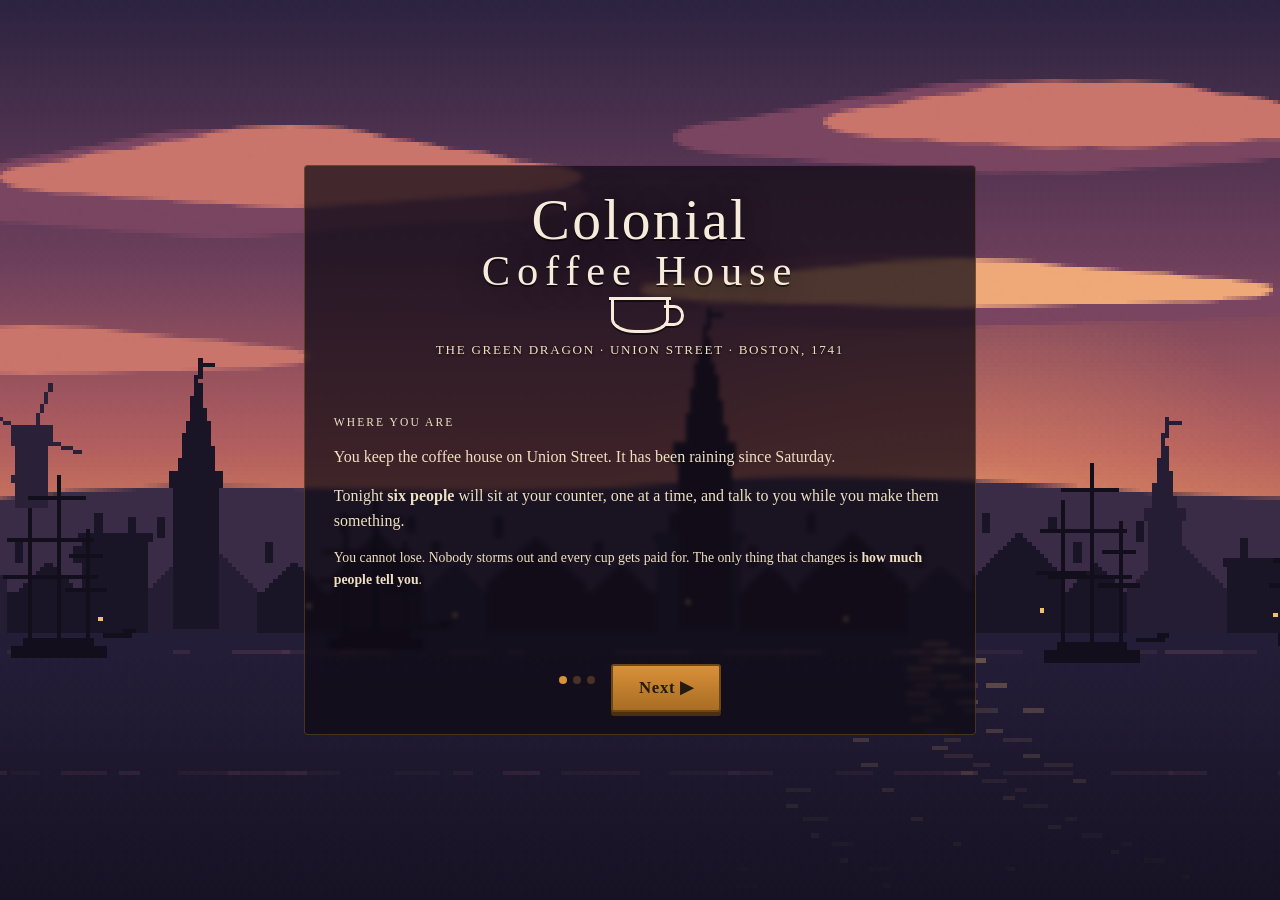
<file: index.html>
<!DOCTYPE html>
<html lang="en">
<head>
<meta charset="utf-8">
<meta name="viewport" content="width=device-width, initial-scale=1">
<title>Colonial Coffee House — Boston, 1741</title>
<link rel="stylesheet" href="css/style.css">
</head>
<body>

<div class="frame">

  <!-- ===================== HUD ===================== -->
  <header class="hud">
    <div class="hud-l">
      <span class="hud-label">Purse</span>
      <span id="purse" class="hud-val">3s</span>
      <span class="hud-rent" title="Prices are in pence, written d.">of <b>66d</b> rent<span id="rentGap" class="rent-gap"></span></span>
    </div>
    <div class="hud-c">
      <span class="sign">The Green Dragon &mdash; Union Street</span>
      <span class="hud-sub">Monday, 14 September 1741 &middot; patron <span id="progress">0 of 8</span></span>
    </div>
    <div class="hud-r">
      <span class="hud-label">Notice taken</span>
      <span id="suspicion" class="pips"></span>
      <button id="soundBtn" class="ghost">Sound off</button>
      <button id="settingsBtn" class="ghost">Aa</button>
      <button id="wordsBtn" class="ghost">Words</button>
      <button id="bookBtn" class="ghost">Recipe Book</button>
    </div>
  </header>

  <!-- ===================== STAGE ===================== -->
  <div class="stage-wrap">
    <canvas id="stage" width="384" height="216"></canvas>
  </div>

  <!-- ===================== DIALOGUE ===================== -->
  <div id="dialogue" class="dialogue" hidden>
    <div id="speaker" class="speaker"></div>
    <div id="line" class="line"></div>
    <div id="choices" class="choices"></div>
    <div id="advance" class="advance" hidden>click to continue &#9656;</div>
  </div>

  <!-- ===================== TITLE ===================== -->
  <div id="title" class="overlay title-screen">
    <canvas id="titleArt" class="title-art" width="384" height="216"></canvas>
    <div class="title-inner">
      <div class="title-mark">
        <h1>Colonial<span>Coffee House</span></h1>
        <div class="title-cup" aria-hidden="true"></div>
      </div>
      <p class="title-place">The Green Dragon &middot; Union Street &middot; Boston, 1741</p>

      <div class="slides">

        <section class="slide" data-slide="1">
          <p class="slide-kicker">Where you are</p>
          <p>You keep the coffee house on Union Street. It has been raining since
             Saturday.</p>
          <p>Tonight <b>six people</b> will sit at your counter, one at a time, and
             talk to you while you make them something.</p>
          <p class="quiet">You cannot lose. Nobody storms out and every cup gets paid
             for. The only thing that changes is <b>how much people tell you</b>.</p>
        </section>

        <section class="slide" data-slide="2" hidden>
          <p class="slide-kicker">What you do</p>
          <p>Nobody asks for a menu item. They tell you a <b>mood</b> —
             <i>&ldquo;something warm and sweet and honest&rdquo;</i> — and you work out
             what that means.</p>
          <p>Every drink is three clicks: <b>a base</b>, <b>a sweetener</b>, and
             <b>one thing more</b>. Pour it out and start again as often as you like.</p>
          <p class="quiet">Get somebody&rsquo;s drink right and they tell you the thing
             they are actually afraid of. Get it wrong and you never find out.</p>
        </section>

        <section class="slide" data-slide="3" hidden>
          <p class="slide-kicker">The catch</p>
          <div class="warnbox">
            <p class="warnbox-head">The sweetener shelf is the whole problem.</p>
            <p>Your purse holds <b>36 pence</b>. Rent is <b>66 pence</b>, due at
               closing. Six customers to find the difference.</p>
            <p>Three sweeteners are lawful, at <b>4d</b>, <b>6d</b>, or free but nearly
               gone. The fourth is <b>French molasses at 1d</b> — that cheap only
               because the tax on it was never paid.</p>
          </div>
          <p class="quiet">Money is in <b>pence</b>, written <b>d</b>. Click any
             <span class="gloss-demo">underlined term</span> to see what it means.
             None of the drinks are alcoholic.</p>
        </section>

      </div>

      <div class="slide-nav">
        <button id="slideBack" class="ghost-btn" hidden>&#9664; Back</button>
        <span id="slideDots" class="slide-dots"></span>
        <button id="slideNext" class="big-btn">Next &#9654;</button>
        <button id="beginBtn" class="big-btn" hidden>Read the morning paper</button>
      </div>

      <div id="resumeRow" class="resume-row" hidden>
        <p class="quiet">You left an evening half-finished.</p>
        <button id="resumeBtn" class="big-btn">Carry on where you stopped</button>
        <button id="freshBtn" class="ghost">Start the night over</button>
      </div>
    </div>
  </div>

  <!-- ===================== BROADSHEET ===================== -->
  <div id="broadsheet" class="overlay paper" hidden>
    <div class="paper-inner">
      <div class="masthead">The Boston Gazette</div>
      <div class="dateline">MONDAY, September 14, 1741</div>
      <div id="paperBody" class="paper-cols"></div>
      <div class="paper-foot">
        <button id="paperPrev" class="ghost-btn">&#9664; Back</button>
        <span id="paperPageNum" class="paper-page">Page 1 of 3</span>
        <button id="paperNext" class="ghost-btn">Turn the page &#9654;</button>
        <button id="openShopBtn" class="big-btn">Open the shop</button>
      </div>
      <p class="quiet paper-note">Written for this game in the manner of the
         period press. The events reported &mdash; Whitefield on the Common, the
         Land Bank, the Molasses Act &mdash; are real.</p>
    </div>
  </div>

  <!-- ===================== PAPER QUESTIONS =====================
       Two questions after each page, one per story. Not a test — a gate,
       so the paper gets read rather than clicked past. -->
  <div id="quiz" class="overlay paper quiz" hidden>
    <div class="paper-inner">
      <div class="masthead">Two Questions</div>
      <div id="quizWhich" class="dateline">On what you have just read</div>
      <div id="quizBody" class="quiz-body"></div>
      <div class="paper-foot">
        <span id="quizProgress" class="paper-page"></span>
        <button id="quizGoBtn" class="big-btn" disabled>Answer both to carry on</button>
      </div>
    </div>
  </div>

  <!-- ===================== BREW ===================== -->
  <div id="brew" class="overlay brew" hidden>
    <div class="brew-inner">

      <div class="order-card">
        <div id="orderWho" class="order-who"></div>
        <div id="orderEcho" class="order-echo"></div>
      </div>

      <div class="brew-body">

        <!-- LEFT: the recipe book, open on the counter beside you -->
        <aside class="brew-book">
          <div class="bb-spine"></div>
          <div class="bb-page">
            <h3>The Recipe Book</h3>
            <p id="bookCount" class="bb-count">14 of 32 known</p>
            <div id="brewBookList" class="bb-list"></div>
          </div>
        </aside>

        <!-- RIGHT: the cup, and the shelf you’re taking things off -->
        <section class="brew-work">
          <div class="cup-panel">
            <div class="cup-stand">
              <canvas id="cupCanvas" width="120" height="150"></canvas>
            </div>
            <div class="cup-info">
              <div class="cup-head">
                <span id="cupName" class="cup-name">An empty cup</span>
                <span id="cupNew" class="cup-new" hidden>new recipe</span>
              </div>
              <div id="cupDesc" class="cup-desc">Click a base, a sweetener, and one thing more. Anything you make goes into the book, whether you serve it or not.</div>
              <div id="cupCost" class="cup-cost"></div>
              <div id="ingNote" class="ing-note-line"></div>
              <div id="ledgerStrip" class="ledger-strip"></div>
              <div id="pourNote" class="pour-note" hidden></div>
              <div class="cup-actions">
                <button id="tasteBtn" class="ghost-btn" disabled>Taste it</button>
                <button id="pourBtn" class="ghost-btn" disabled>Pour it out</button>
                <button id="serveBtn" class="big-btn" disabled>Serve it</button>
              </div>
            </div>
          </div>

          <div class="shelves">
            <section>
              <h4>Base <span>what goes in the pot</span></h4>
              <div id="baseShelf" class="shelf"></div>
            </section>
            <section>
              <h4>Sweetener <span>and this is where the law lives</span></h4>
              <p class="coin-key">Prices are in <b>pence</b>, written <b>d</b>.
                 Rent tonight is <b>66d</b> and you started with <b>36d</b>.</p>
              <div id="lawCard" class="law-card" hidden>
                <p><b>Three of these are lawful. The cheapest one is not.</b></p>
                <p>French molasses costs <b>1d</b> because the sixpence duty on it
                   was never paid. The lawful sweeteners cost <b>4d</b> and <b>6d</b>.</p>
                <p>Rent is <b>66d</b>. You started with <b>36d</b>. That is a
                   <b>30d gap</b> across six customers &mdash; five pence a cup,
                   before you have paid for anything that went in it.</p>
                <p>The man from the Customs will ask you at closing what you have been
                   sweetening with.</p>
                <button id="lawCardOk" class="ghost-btn">I understand</button>
              </div>
              <div id="sweetShelf" class="shelf"></div>
            </section>
            <section>
              <h4>One thing more</h4>
              <div id="addShelf" class="shelf"></div>
            </section>
          </div>
        </section>

      </div>
    </div>
  </div>

  <!-- ===================== WORDS LEARNED ===================== -->
  <div id="words" class="overlay" hidden>
    <div class="words-inner">
      <h3>Words You Have Met Tonight</h3>
      <p id="wordsCount" class="bb-count">0 of 20</p>
      <div id="wordsBody" class="words-body"></div>
      <button id="wordsClose" class="big-btn">Back to the room</button>
    </div>
  </div>

  <!-- ===================== BETWEEN PATRONS ===================== -->
  <div id="between" class="between" hidden>
    <div class="between-inner">
      <div class="between-head">
        <span class="between-title">The room is empty.</span>
        <span id="choresNote" class="between-sub"></span>
      </div>
      <div class="between-acts">
        <button id="wipeBtn" class="ghost-btn">Wipe down the bar</button>
        <button id="polishBtn" class="ghost-btn">Polish the pewter</button>
        <button id="paperAgainBtn" class="ghost-btn">Read the paper again</button>
        <button id="nextPatronBtn" class="big-btn">Open the door</button>
      </div>
      <div id="betweenHint" class="between-hint">Click anything in the room &mdash; hearth, window, sign, cupboard, candle &mdash; to look at it more closely.</div>
    </div>
  </div>

  <!-- ===================== THE CLEANING GAME ===================== -->
  <div id="chore" class="overlay chore" hidden>
    <div class="chore-inner">
      <div class="chore-head">
        <span id="choreTitle" class="chore-title"></span>
        <span id="choreHint" class="chore-hint">Press and drag the cloth. It takes a few passes.</span>
      </div>
      <div class="chore-stage">
        <canvas id="choreCanvas" width="384" height="216"></canvas>
      </div>
      <div class="chore-foot">
        <button id="choreSoundBtn" class="ghost-btn">&#9834; Sound off</button>
        <div class="meter"><div id="choreBar" class="meter-fill"></div></div>
        <span id="chorePct" class="chore-pct">0%</span>
        <button id="choreDone" class="ghost-btn">Leave it for now</button>
      </div>
    </div>
  </div>

  <!-- ===================== SETTINGS ===================== -->
  <div id="settings" class="settings" hidden>
    <label>Text size
      <select id="sizeSel">
        <option value="16">Small</option>
        <option value="18" selected>Normal</option>
        <option value="21">Large</option>
        <option value="25">Largest</option>
      </select>
    </label>
    <label>Text speed
      <select id="speedSel">
        <option value="22">Slow</option>
        <option value="12" selected>Normal</option>
        <option value="5">Fast</option>
        <option value="0">All at once</option>
      </select>
    </label>
    <button id="settingsClose" class="ghost">Close</button>
  </div>

  <!-- ===================== RECIPE BOOK ===================== -->
  <div id="book" class="overlay book" hidden>
    <div class="book-inner">
      <button id="bookClose" class="x">close</button>
      <div id="bookBody" class="book-spread"></div>
    </div>
  </div>

  <!-- ===================== GLOSSARY ===================== -->
  <div id="gloss" class="overlay gloss-pop" hidden>
    <div class="gloss-inner">
      <h3 id="glossTerm"></h3>
      <p id="glossDef"></p>
      <button id="glossClose" class="big-btn">Got it</button>
    </div>
  </div>

  <!-- ===================== CLOSING ===================== -->
  <div id="closing" class="overlay closing" hidden>
    <div id="closeBody" class="closing-inner"></div>
  </div>

  <!-- ===================== END CARD =====================
       The same Boston the title screen opens on, come back at the end to
       carry the night forward into the years the course actually covers. -->
  <div id="endcard" class="overlay endcard" hidden>
    <canvas id="endArt" class="title-art" width="384" height="216"></canvas>
    <div class="endcard-inner">
      <p class="end-kicker">Union Street &middot; after closing</p>
      <h2 class="end-title">What became of this room</h2>
      <div id="endBody" class="end-body"></div>
      <div class="end-actions">
        <button id="endBackBtn" class="ghost-btn">&#9664; Back to the accounts</button>
        <button id="againBtn" class="big-btn">Open again tomorrow night</button>
      </div>
    </div>
  </div>

</div>

<script src="js/titlecard.js"></script>
<script src="js/sprites.js"></script>
<script src="js/backdrop.js"></script>
<script src="js/art.js"></script>
<script src="js/icons.js"></script>
<script src="js/audio.js"></script>
<script src="js/chores.js"></script>
<script src="js/data.js"></script>
<script src="js/scenes.js"></script>
<script src="js/game.js"></script>
</body>
</html>
</file>
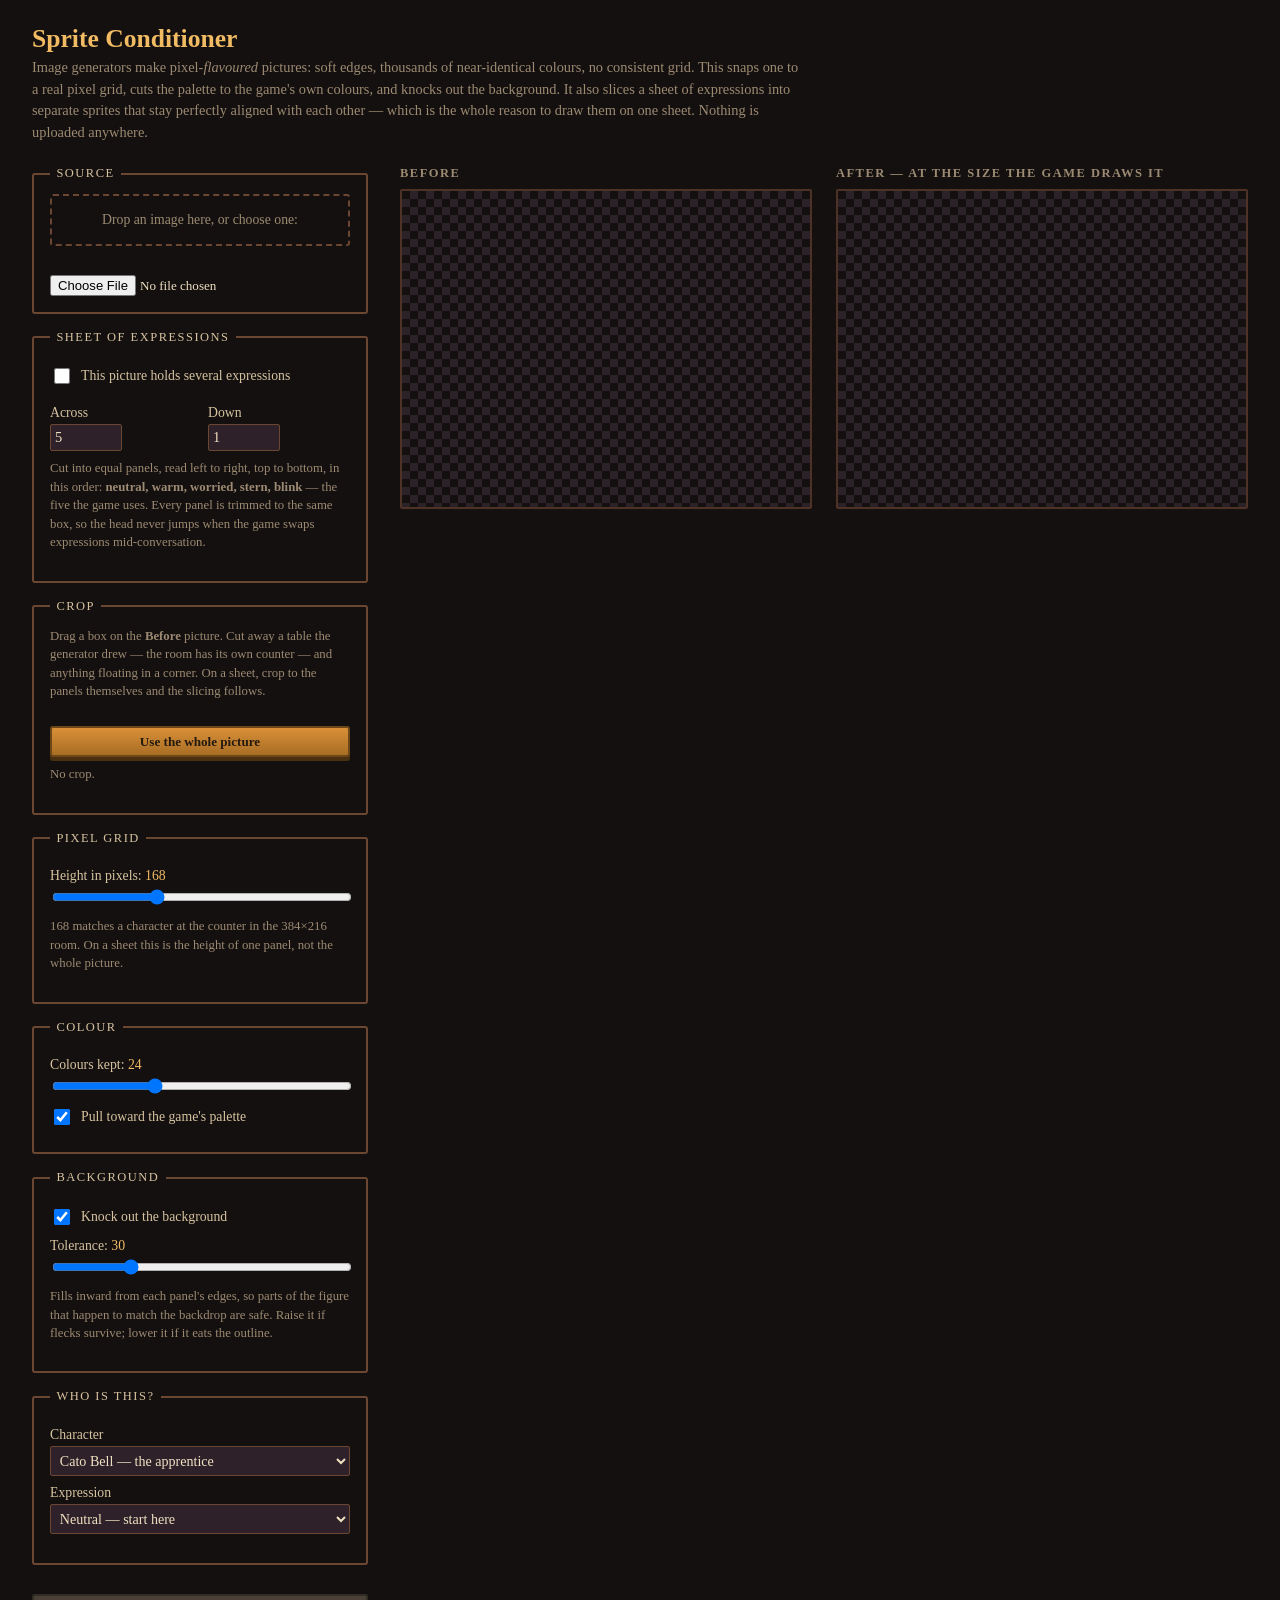
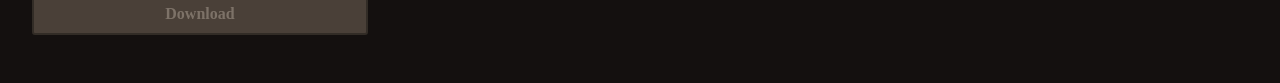
<file: tools/pixelate.html>
<!DOCTYPE html>
<html lang="en">
<head>
<meta charset="utf-8">
<meta name="viewport" content="width=device-width, initial-scale=1">
<title>Sprite Conditioner — The Green Dragon</title>
<style>
  :root { --serif: Georgia, 'Palatino Linotype', Palatino, serif; }
  * { box-sizing: border-box; }
  body { margin: 0; padding: 1.5rem 2rem 3rem; background: #14100f; color: #efe0c2; font-family: var(--serif); }
  h1 { margin: 0 0 .2rem; color: #f0bb63; font-size: 1.6rem; }
  .sub { color: #9c8a72; font-size: .9rem; margin: 0 0 1.4rem; max-width: 48rem; line-height: 1.5; }
  .wrap { display: grid; grid-template-columns: 21rem 1fr; gap: 2rem; align-items: start; }
  fieldset { border: 2px solid #6b4630; border-radius: 3px; padding: .8rem 1rem 1rem; margin: 0 0 1rem; }
  legend { padding: 0 .4rem; font-size: .78rem; letter-spacing: .12em; text-transform: uppercase; color: #d6c3a0; }
  label { display: block; font-size: .86rem; margin: .6rem 0 .2rem; color: #d6c3a0; }
  input[type=range] { width: 100%; }
  input[type=file] { font-family: var(--serif); font-size: .82rem; color: #efe0c2; width: 100%; }
  input[type=number] { font-family: var(--serif); font-size: .9rem; width: 4.5rem; padding: .25rem;
    background: #2e2129; color: #efe0c2; border: 1px solid #6b4630; border-radius: 2px; }
  select { font-family: var(--serif); font-size: .88rem; width: 100%; padding: .3rem;
    background: #2e2129; color: #efe0c2; border: 1px solid #6b4630; border-radius: 2px; }
  .val { color: #f0bb63; font-variant-numeric: tabular-nums; }
  .row { display: flex; align-items: center; gap: .5rem; margin: .5rem 0; }
  .row input[type=checkbox] { width: 1rem; height: 1rem; }
  .row label { margin: 0; }
  .pair { display: flex; gap: 1rem; }
  .pair > div { flex: 1; }
  button { font-family: var(--serif); font-size: 1rem; width: 100%; padding: .6rem 1rem; margin-top: .8rem;
    background: linear-gradient(#d99038, #a86d24); color: #241a10; font-weight: bold;
    border: 2px solid #6d4718; border-radius: 3px; box-shadow: 0 4px 0 #4a300f; cursor: pointer; }
  button:disabled { background: #4a4038; color: #7d7268; border-color: #322c26; box-shadow: none; cursor: not-allowed; }
  #resetCrop { font-size: .82rem; padding: .35rem .6rem; }
  .stage { display: grid; grid-template-columns: 1fr 1fr; gap: 1.5rem; }
  .panel h2 { font-size: .78rem; letter-spacing: .12em; text-transform: uppercase; color: #9c8a72; margin: 0 0 .5rem; }
  .checker {
    background-image:
      linear-gradient(45deg, #2a2228 25%, transparent 25%), linear-gradient(-45deg, #2a2228 25%, transparent 25%),
      linear-gradient(45deg, transparent 75%, #2a2228 75%), linear-gradient(-45deg, transparent 75%, #2a2228 75%);
    background-size: 16px 16px; background-position: 0 0, 0 8px, 8px -8px, -8px 0;
    border: 2px solid #4d3225; border-radius: 2px;
    display: flex; align-items: center; justify-content: center; min-height: 20rem; padding: .5rem; gap: .5rem;
  }
  canvas { max-width: 100%; image-rendering: pixelated; image-rendering: crisp-edges; }
  #before { cursor: crosshair; }
  .hint { font-size: .8rem; color: #9c8a72; margin-top: .5rem; line-height: 1.45; }
  code { background: #241a20; padding: .1rem .3rem; border-radius: 2px; color: #f0bb63; }
  .drop { border: 2px dashed #6b4630; border-radius: 3px; padding: 1rem; text-align: center; color: #9c8a72; font-size: .86rem; }
  .drop.over { border-color: #f0bb63; color: #f0bb63; background: rgba(217,144,56,.08); }
  .sheetgrid { display: flex; flex-wrap: wrap; gap: .6rem; justify-content: center; }
  .cell { text-align: center; }
  .cell span { display: block; font-size: .7rem; color: #9c8a72; margin-top: .2rem; }
</style>
</head>
<body>

<h1>Sprite Conditioner</h1>
<p class="sub">
  Image generators make pixel-<em>flavoured</em> pictures: soft edges, thousands of near-identical
  colours, no consistent grid. This snaps one to a real pixel grid, cuts the palette to the game's
  own colours, and knocks out the background. It also slices a sheet of expressions into separate
  sprites that stay perfectly aligned with each other — which is the whole reason to draw them on
  one sheet. Nothing is uploaded anywhere.
</p>

<div class="wrap">
  <div>
    <fieldset>
      <legend>Source</legend>
      <div class="drop" id="drop">Drop an image here, or choose one:</div>
      <label>&nbsp;</label>
      <input type="file" id="file" accept="image/*">
    </fieldset>

    <fieldset>
      <legend>Sheet of expressions</legend>
      <div class="row">
        <input type="checkbox" id="isSheet">
        <label for="isSheet">This picture holds several expressions</label>
      </div>
      <div class="pair">
        <div><label>Across</label><input type="number" id="cols" min="1" max="8" value="5"></div>
        <div><label>Down</label><input type="number" id="rows" min="1" max="8" value="1"></div>
      </div>
      <p class="hint">Cut into equal panels, read left to right, top to bottom, in this order:
        <b>neutral, warm, worried, stern, blink</b> — the five the game uses. Every panel is
        trimmed to the same box, so the head never jumps when the game swaps expressions
        mid-conversation.</p>
    </fieldset>

    <fieldset>
      <legend>Crop</legend>
      <p class="hint" style="margin-top:0">Drag a box on the <b>Before</b> picture. Cut away a table
        the generator drew — the room has its own counter — and anything floating in a corner. On a
        sheet, crop to the panels themselves and the slicing follows.</p>
      <button id="resetCrop">Use the whole picture</button>
      <p class="hint" id="cropInfo">No crop.</p>
    </fieldset>

    <fieldset>
      <legend>Pixel grid</legend>
      <label>Height in pixels: <span class="val" id="hVal">168</span></label>
      <input type="range" id="h" min="48" max="400" value="168">
      <p class="hint">168 matches a character at the counter in the 384&times;216 room. On a sheet
        this is the height of one panel, not the whole picture.</p>
    </fieldset>

    <fieldset>
      <legend>Colour</legend>
      <label>Colours kept: <span class="val" id="cVal">24</span></label>
      <input type="range" id="c" min="4" max="64" value="24">
      <div class="row">
        <input type="checkbox" id="snap" checked>
        <label for="snap">Pull toward the game's palette</label>
      </div>
    </fieldset>

    <fieldset>
      <legend>Background</legend>
      <div class="row">
        <input type="checkbox" id="cut" checked>
        <label for="cut">Knock out the background</label>
      </div>
      <label>Tolerance: <span class="val" id="tVal">30</span></label>
      <input type="range" id="t" min="0" max="120" value="30">
      <p class="hint">Fills inward from each panel's edges, so parts of the figure that happen to
        match the backdrop are safe. Raise it if flecks survive; lower it if it eats the outline.</p>
    </fieldset>

    <fieldset>
      <legend>Who is this?</legend>
      <label>Character</label>
      <select id="who">
        <option value="ezra">Ezra Hale — the barrel-maker</option>
        <option value="thorne">Rev. Thorne — the minister</option>
        <option value="cato" selected>Cato Bell — the apprentice</option>
        <option value="bright">Capt. Bright — the captain</option>
        <option value="patience">Patience Marsh</option>
        <option value="pym">Mr. Pym — the customs officer</option>
      </select>
      <div id="moodWrap">
        <label>Expression</label>
        <select id="mood">
          <option value="neutral" selected>Neutral — start here</option>
          <option value="warm">Warm — open, a slight smile</option>
          <option value="worried">Worried — guarded, uneasy</option>
          <option value="stern">Stern — disapproving</option>
        </select>
      </div>
      <p class="hint" id="fileHint"></p>
    </fieldset>

    <button id="save" disabled>Download</button>
  </div>

  <div class="stage">
    <div class="panel">
      <h2>Before</h2>
      <div class="checker"><canvas id="before"></canvas></div>
    </div>
    <div class="panel">
      <h2>After — at the size the game draws it</h2>
      <div class="checker"><div class="sheetgrid" id="afterGrid"></div></div>
      <p class="hint" id="dims"></p>
    </div>
  </div>
</div>

<script>
/* The room's own colours, so a conditioned sprite lands in the same world. */
var PALETTE = [
  '#140d12','#241823','#33211a','#4d3225','#6b4630','#8a5c3c','#6d5c4a','#8a7660',
  '#d99038','#f0bb63','#ffd97e','#b2451f','#efe0c2','#d6c3a0','#b09b7c','#f6efe0',
  '#141d2b','#24334a','#25344a','#3c5570','#7f858d','#aeb4bb','#565c64',
  '#8c3529','#6a271e','#46583a','#5f7550','#39456e','#4f5d8c','#5a3450','#5e4126',
  '#7d5a35','#1b1620','#2e2733','#e0b08a','#bd8a68','#f2cba7','#c98d63','#a06e4b',
  '#e0aa80','#8a5a3c','#6b4229','#a8734f','#5d3a26','#452a1b','#7a5136','#2a2028',
  '#4a3020','#9a9288','#6d3520','#b99456','#ded4c2'
].map(function (h) {
  return [parseInt(h.slice(1,3),16), parseInt(h.slice(3,5),16), parseInt(h.slice(5,7),16)];
});

var MOODS = ['neutral', 'warm', 'worried', 'stern', 'blink'];

var $ = function (id) { return document.getElementById(id); };
var src = null, crop = null, dragging = null, outputs = [];
var before = $('before');

/* ---------------------------------------------------------------- loading */
function load(file) {
  var img = new Image();
  img.onload = function () { src = img; crop = null; render(); $('save').disabled = false; };
  img.src = URL.createObjectURL(file);
}
$('file').onchange = function (e) { if (e.target.files[0]) load(e.target.files[0]); };
var drop = $('drop');
drop.ondragover = function (e) { e.preventDefault(); drop.classList.add('over'); };
drop.ondragleave = function () { drop.classList.remove('over'); };
drop.ondrop = function (e) {
  e.preventDefault(); drop.classList.remove('over');
  if (e.dataTransfer.files[0]) load(e.dataTransfer.files[0]);
};

/* ------------------------------------------------------------------ crop */
function cropRect() {
  var c = crop || { x: 0, y: 0, w: 1, h: 1 };
  return {
    x: Math.round(c.x * src.naturalWidth), y: Math.round(c.y * src.naturalHeight),
    w: Math.max(1, Math.round(c.w * src.naturalWidth)),
    h: Math.max(1, Math.round(c.h * src.naturalHeight))
  };
}
function beforePoint(ev) {
  var b = before.getBoundingClientRect();
  return { x: Math.min(1, Math.max(0, (ev.clientX - b.left) / b.width)),
           y: Math.min(1, Math.max(0, (ev.clientY - b.top) / b.height)) };
}
before.addEventListener('mousedown', function (ev) { if (src) { dragging = beforePoint(ev); ev.preventDefault(); } });
window.addEventListener('mousemove', function (ev) {
  if (!dragging || !src) return;
  var p2 = beforePoint(ev);
  crop = { x: Math.min(dragging.x, p2.x), y: Math.min(dragging.y, p2.y),
           w: Math.abs(p2.x - dragging.x), h: Math.abs(p2.y - dragging.y) };
  render();
});
window.addEventListener('mouseup', function () {
  if (!dragging) return;
  dragging = null;
  if (crop && (crop.w < 0.02 || crop.h < 0.02)) crop = null;
  render();
});
$('resetCrop').onclick = function () { crop = null; render(); };

/* --------------------------------------------------------------- controls */
['h','c','t'].forEach(function (id) {
  $(id).oninput = function () { $(id[0] + 'Val').textContent = $(id).value; render(); };
});
['snap','cut','isSheet','cols','rows'].forEach(function (id) { $(id).onchange = render; });
$('who').onchange = render;
$('mood').onchange = render;

/* ------------------------------------------------------------ conditioning */
function posterize(v, steps) { var s = 255 / (steps - 1); return Math.round(Math.round(v / s) * s); }

function nearestPalette(r, g, b) {
  var best = PALETTE[0], bd = 1e9;
  for (var i = 0; i < PALETTE.length; i++) {
    var p = PALETTE[i];
    var d = (p[0]-r)*(p[0]-r) + (p[1]-g)*(p[1]-g) + (p[2]-b)*(p[2]-b);
    if (d < bd) { bd = d; best = p; }
  }
  return best;
}

/* One panel: average down, knock out the backdrop, cut the palette.
   Returns the canvas plus the bounds of what is actually drawn on it. */
function conditionPanel(sx, sy, sw, sh, W, H) {
  var cv = document.createElement('canvas');
  cv.width = W; cv.height = H;
  var cx = cv.getContext('2d');
  cx.imageSmoothingEnabled = true;
  cx.imageSmoothingQuality = 'high';
  cx.drawImage(src, sx, sy, sw, sh, 0, 0, W, H);

  var img = cx.getImageData(0, 0, W, H), d = img.data;
  var steps = Math.max(2, Math.round(+$('c').value / 4));
  var snap = $('snap').checked, cut = $('cut').checked, tol = +$('t').value;

  var corners = [[0,0],[W-1,0],[0,H-1],[W-1,H-1]].map(function (pt) {
    var o = (pt[1] * W + pt[0]) * 4; return [d[o], d[o+1], d[o+2]];
  });

  /* Flood inward from the edges rather than keying on colour everywhere, so a
     cream waistcoat that happens to resemble a sage backdrop survives. */
  if (cut) {
    var seen = new Uint8Array(W * H), stack = [];
    for (var bx = 0; bx < W; bx++) { stack.push(bx); stack.push((H - 1) * W + bx); }
    for (var by = 0; by < H; by++) { stack.push(by * W); stack.push(by * W + W - 1); }
    while (stack.length) {
      var idx = stack.pop();
      if (idx < 0 || idx >= W * H || seen[idx]) continue;
      var o = idx * 4, isBg = !d[o + 3];
      if (!isBg) {
        for (var k = 0; k < corners.length; k++) {
          var dr = d[o] - corners[k][0], dg = d[o+1] - corners[k][1], db = d[o+2] - corners[k][2];
          if (Math.sqrt(dr*dr + dg*dg + db*db) <= tol) { isBg = true; break; }
        }
      }
      if (!isBg) continue;
      seen[idx] = 1; d[o + 3] = 0;
      var px = idx % W, py = (idx / W) | 0;
      if (px > 0) stack.push(idx - 1);
      if (px < W - 1) stack.push(idx + 1);
      if (py > 0) stack.push(idx - W);
      if (py < H - 1) stack.push(idx + W);
    }
  }

  var minX = W, minY = H, maxX = -1, maxY = -1;
  for (var y = 0; y < H; y++) {
    for (var x = 0; x < W; x++) {
      var q = (y * W + x) * 4;
      d[q+3] = d[q+3] > 128 ? 255 : 0;          /* hard alpha only */
      if (!d[q+3]) continue;
      var r = posterize(d[q], steps), g = posterize(d[q+1], steps), b = posterize(d[q+2], steps);
      if (snap) { var pc = nearestPalette(r, g, b); r = pc[0]; g = pc[1]; b = pc[2]; }
      d[q] = r; d[q+1] = g; d[q+2] = b;
      if (x < minX) minX = x; if (x > maxX) maxX = x;
      if (y < minY) minY = y; if (y > maxY) maxY = y;
    }
  }
  cx.putImageData(img, 0, 0);
  return { cv: cv, box: (maxX < minX) ? null : { x: minX, y: minY, x2: maxX, y2: maxY } };
}

function cropCanvas(cv, box) {
  var w = box.x2 - box.x + 1, h = box.y2 - box.y + 1;
  var out = document.createElement('canvas');
  out.width = w; out.height = h;
  var c = out.getContext('2d');
  c.imageSmoothingEnabled = false;
  c.drawImage(cv, box.x, box.y, w, h, 0, 0, w, h);
  return out;
}

/* ------------------------------------------------------------------ render */
function render() {
  if (!src) return;
  var sheet = $('isSheet').checked;
  var cols = sheet ? Math.max(1, +$('cols').value) : 1;
  var rows = sheet ? Math.max(1, +$('rows').value) : 1;
  $('moodWrap').hidden = sheet;

  /* Before, with the crop and the panel grid drawn over it */
  var bw = 420, bh = Math.round(bw * (src.naturalHeight / src.naturalWidth));
  before.width = bw; before.height = bh;
  var bc = before.getContext('2d');
  bc.imageSmoothingEnabled = true;
  bc.clearRect(0, 0, bw, bh);
  bc.drawImage(src, 0, 0, bw, bh);
  var cr = cropRect();
  if (crop) {
    bc.fillStyle = 'rgba(10,6,10,0.55)';
    bc.fillRect(0, 0, bw, crop.y * bh);
    bc.fillRect(0, (crop.y + crop.h) * bh, bw, bh);
    bc.fillRect(0, crop.y * bh, crop.x * bw, crop.h * bh);
    bc.fillRect((crop.x + crop.w) * bw, crop.y * bh, bw, crop.h * bh);
    bc.strokeStyle = '#f0bb63'; bc.lineWidth = 2;
    bc.strokeRect(crop.x * bw, crop.y * bh, crop.w * bw, crop.h * bh);
  }
  if (sheet && (cols > 1 || rows > 1)) {
    var rx = (crop ? crop.x : 0) * bw, ry = (crop ? crop.y : 0) * bh;
    var rw = (crop ? crop.w : 1) * bw, rh = (crop ? crop.h : 1) * bh;
    bc.strokeStyle = 'rgba(240,187,99,0.8)'; bc.lineWidth = 1;
    for (var i = 1; i < cols; i++) {
      bc.beginPath(); bc.moveTo(rx + rw * i / cols, ry); bc.lineTo(rx + rw * i / cols, ry + rh); bc.stroke();
    }
    for (var j = 1; j < rows; j++) {
      bc.beginPath(); bc.moveTo(rx, ry + rh * j / rows); bc.lineTo(rx + rw, ry + rh * j / rows); bc.stroke();
    }
  }
  $('cropInfo').textContent = crop
    ? 'Cropped to ' + Math.round(crop.w * 100) + '% × ' + Math.round(crop.h * 100) + '% of the picture.'
    : 'No crop — using the whole picture.';

  /* Condition every panel at the same size */
  var panelH = +$('h').value;
  var srcPanelW = cr.w / cols, srcPanelH = cr.h / rows;
  var panelW = Math.max(1, Math.round(panelH * (srcPanelW / srcPanelH)));

  var made = [];
  for (var r2 = 0; r2 < rows; r2++) {
    for (var c2 = 0; c2 < cols; c2++) {
      made.push(conditionPanel(
        Math.round(cr.x + c2 * srcPanelW), Math.round(cr.y + r2 * srcPanelH),
        Math.round(srcPanelW), Math.round(srcPanelH), panelW, panelH));
    }
  }

  /* One box across all panels. Trimming each to its own contents would shift
     the head between expressions, which is exactly what a sheet is meant to
     avoid — so they all get cropped identically. */
  var box = null;
  made.forEach(function (m) {
    if (!m.box) return;
    box = box ? { x: Math.min(box.x, m.box.x), y: Math.min(box.y, m.box.y),
                  x2: Math.max(box.x2, m.box.x2), y2: Math.max(box.y2, m.box.y2) } : m.box;
  });
  if (!box) box = { x: 0, y: 0, x2: panelW - 1, y2: panelH - 1 };

  outputs = made.map(function (m) { return cropCanvas(m.cv, box); });

  /* After */
  var grid = $('afterGrid');
  grid.innerHTML = '';
  outputs.forEach(function (cv, i) {
    var cell = document.createElement('div');
    cell.className = 'cell';
    var shown = document.createElement('canvas');
    shown.width = cv.width; shown.height = cv.height;
    var sc2 = shown.getContext('2d');
    sc2.imageSmoothingEnabled = false;
    sc2.drawImage(cv, 0, 0);
    shown.style.width = Math.min(220, cv.width * (outputs.length > 2 ? 1 : 2)) + 'px';
    cell.appendChild(shown);
    if (sheet) {
      var lab = document.createElement('span');
      lab.textContent = MOODS[i] || ('extra ' + (i + 1));
      cell.appendChild(lab);
    }
    grid.appendChild(cell);
  });

  var w0 = outputs.length ? outputs[0].width : 0, h0 = outputs.length ? outputs[0].height : 0;
  $('dims').textContent = outputs.length + (outputs.length === 1 ? ' sprite, ' : ' sprites, each ') +
    w0 + ' × ' + h0 + ' pixels.';
  paintNames();
}

/* ------------------------------------------------------------------ saving */
function paintNames() {
  var sheet = $('isSheet').checked, who = $('who').value;
  if (sheet) {
    var names = outputs.map(function (_, i) { return who + '-' + (MOODS[i] || ('extra' + (i+1))) + '.png'; });
    $('fileHint').innerHTML = 'Saves as ' + names.map(function (n) { return '<code>' + n + '</code>'; }).join(', ') +
      ' into <code>art/characters/</code>.';
    $('save').textContent = 'Download all ' + outputs.length;
  } else {
    $('fileHint').innerHTML = 'Saves as <code>' + who + '-' + $('mood').value +
      '.png</code>. Put it in <code>art/characters/</code> and it appears in the game.';
    $('save').textContent = 'Download';
  }
}

$('save').onclick = function () {
  if (!outputs.length) return;
  var sheet = $('isSheet').checked, who = $('who').value;
  outputs.forEach(function (cv, i) {
    var name = sheet ? (who + '-' + (MOODS[i] || ('extra' + (i+1))) + '.png')
                     : (who + '-' + $('mood').value + '.png');
    /* staggered, because browsers throttle a burst of downloads */
    setTimeout(function () {
      var a = document.createElement('a');
      a.download = name;
      a.href = cv.toDataURL('image/png');
      a.click();
    }, i * 350);
  });
};
</script>
</body>
</html>
</file>
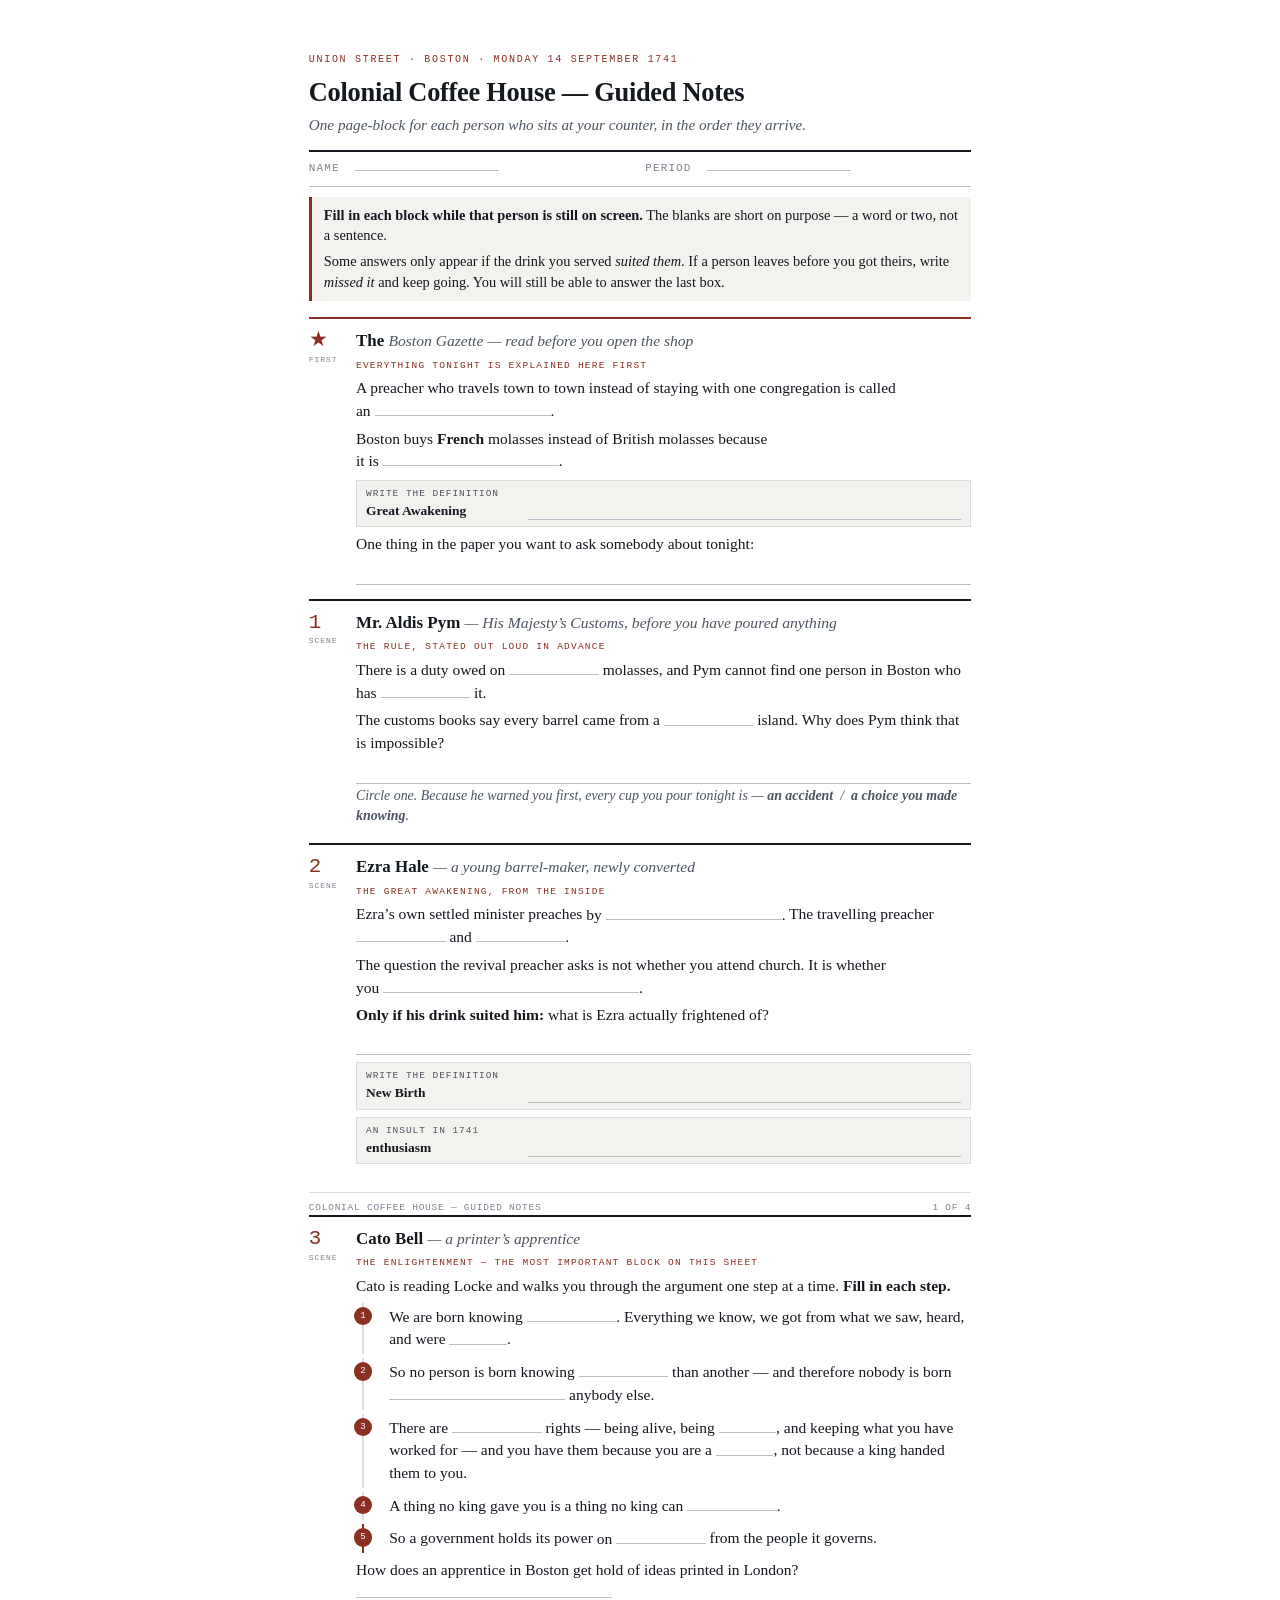
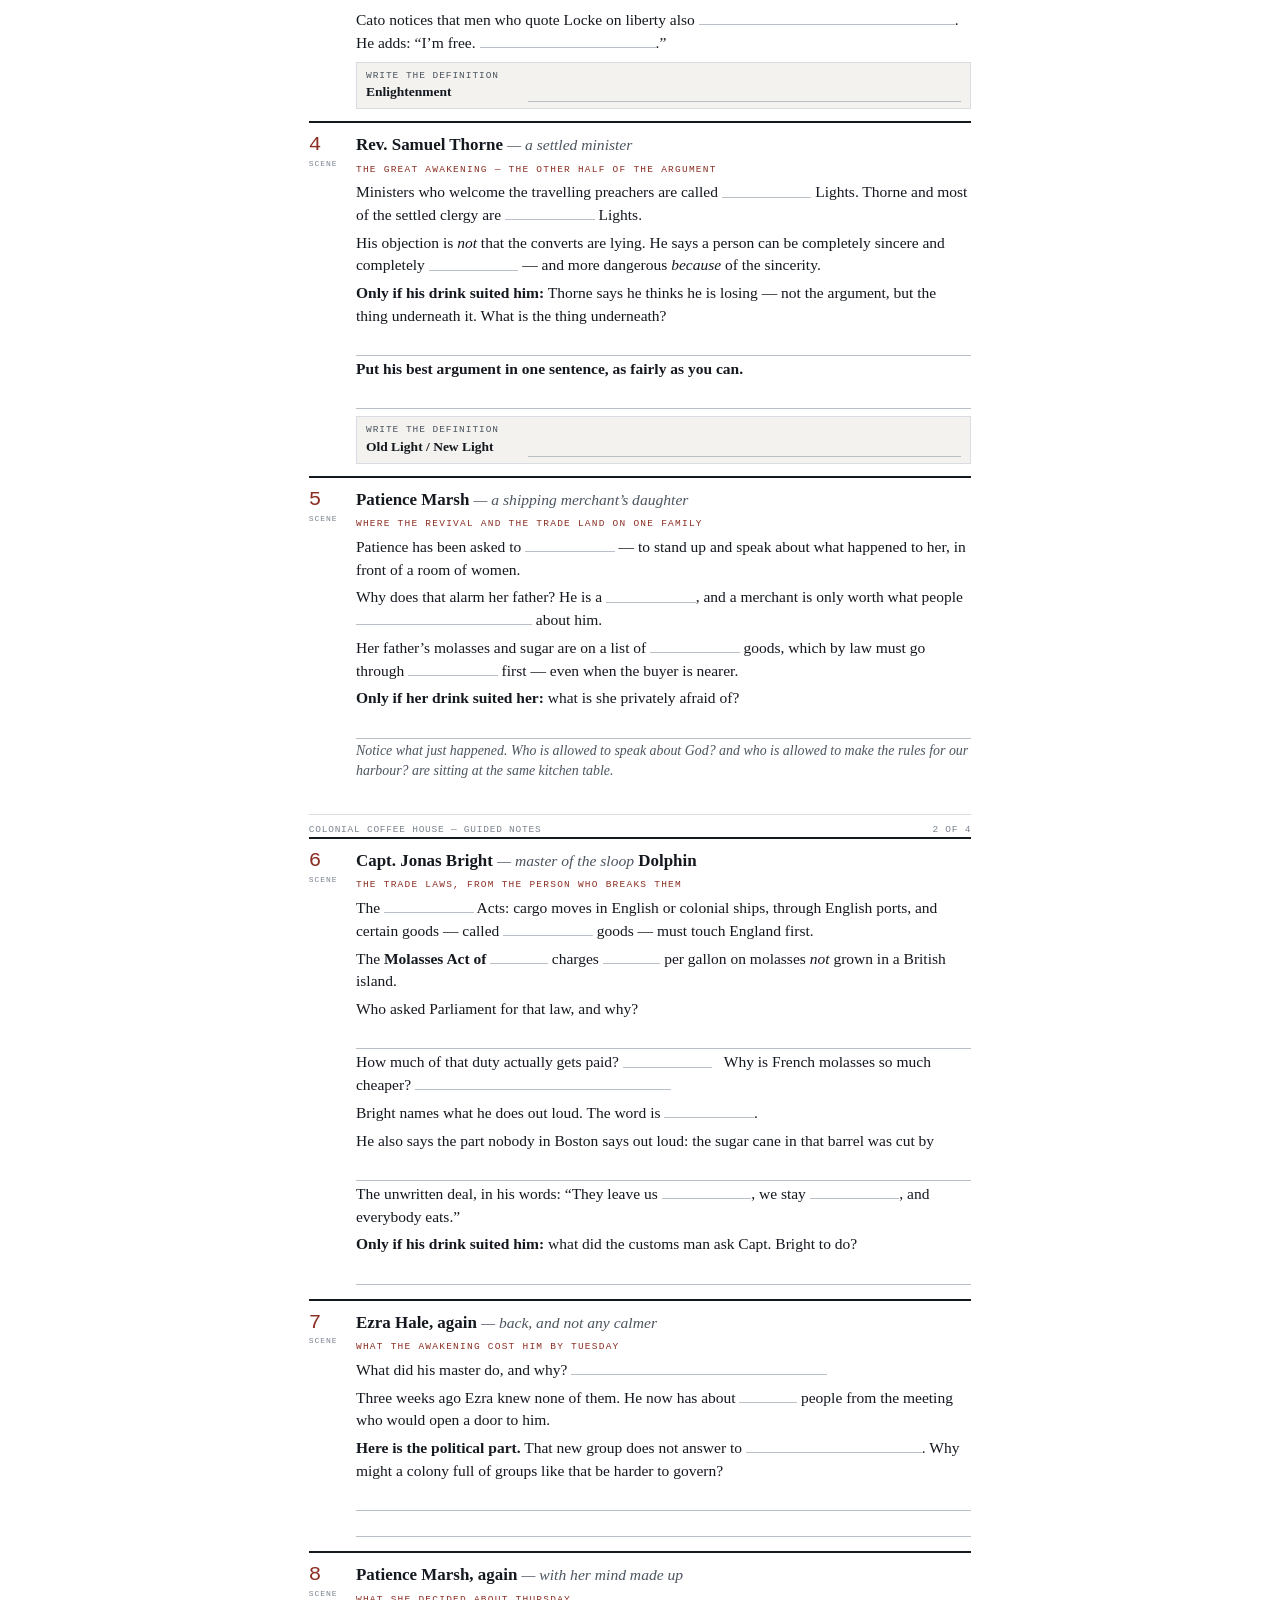
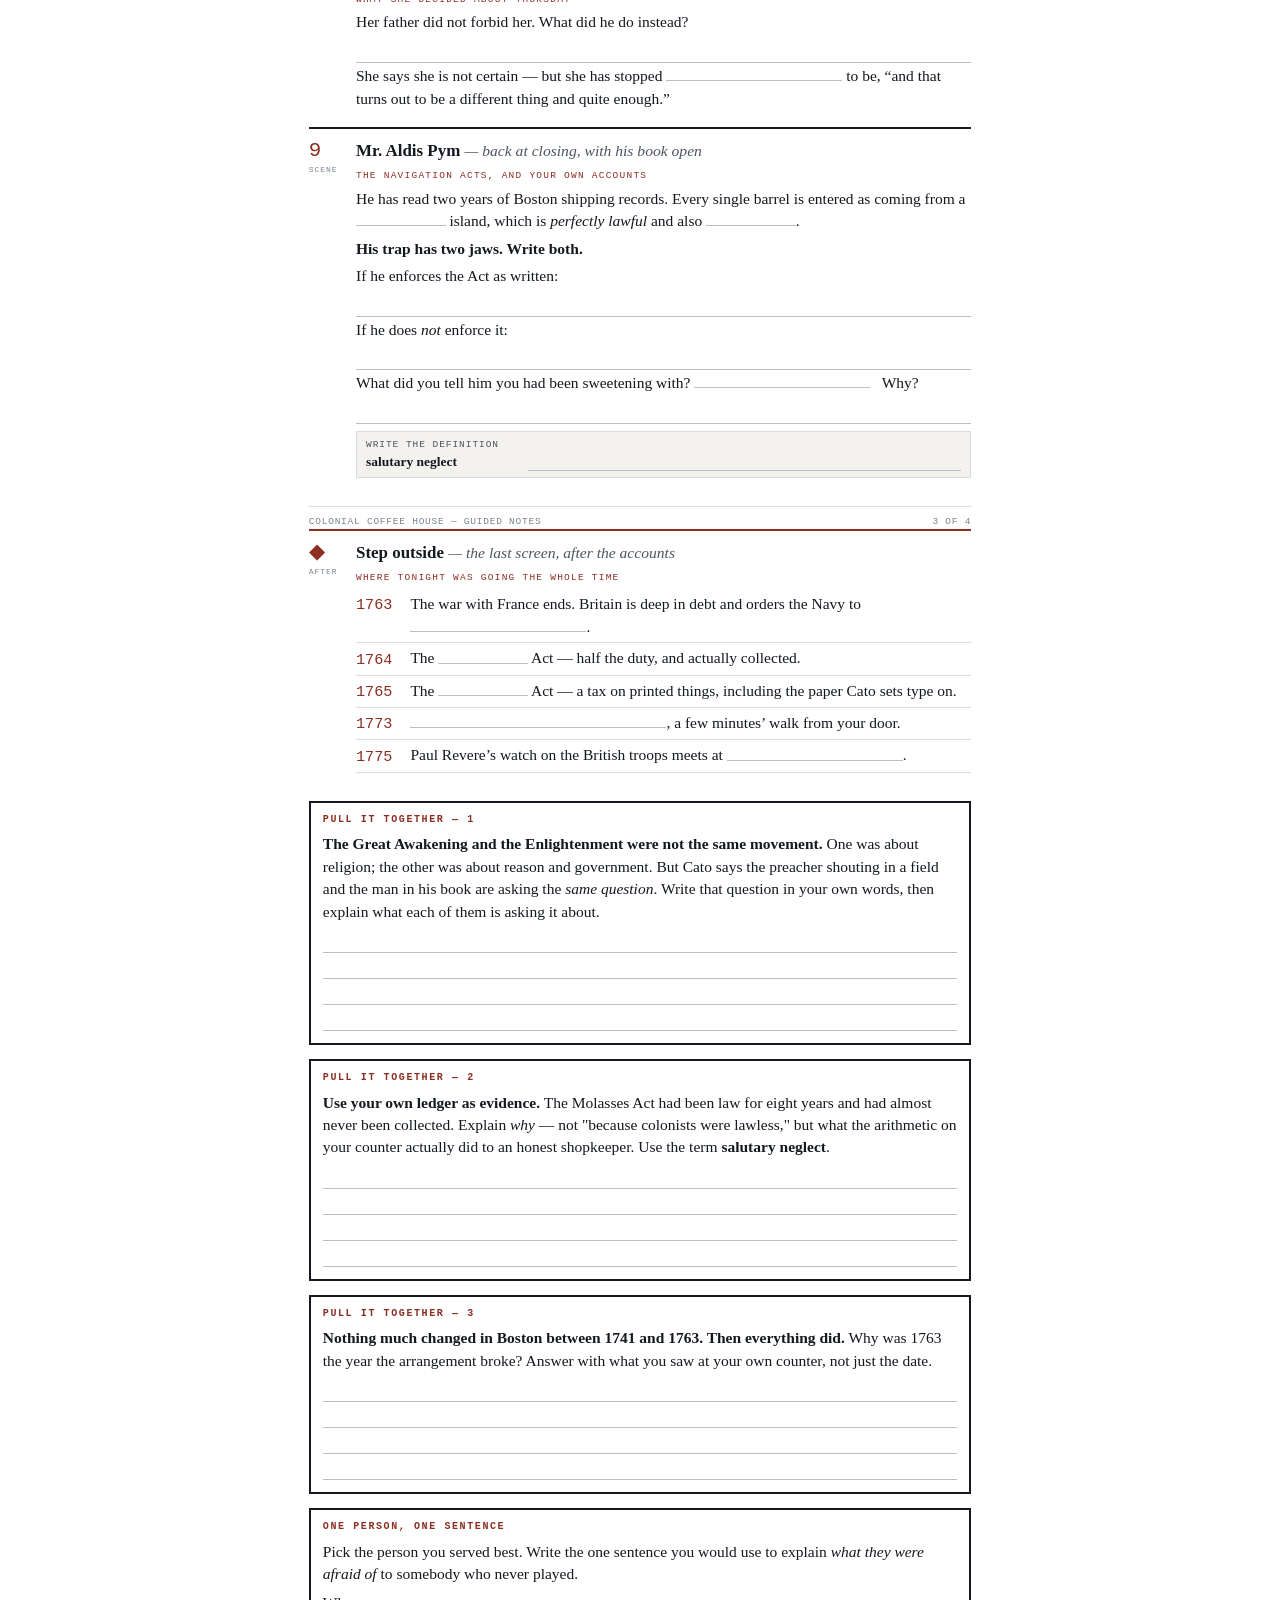
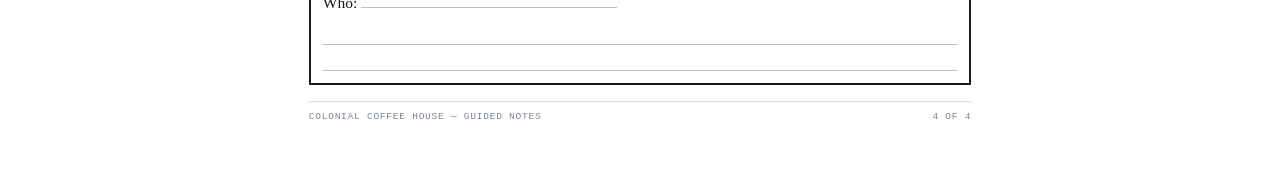
<file: docs/print/guided-notes.html>
<!doctype html>
<html lang="en">
<head>
<meta charset="utf-8">
<meta name="viewport" content="width=device-width, initial-scale=1">
<!-- Open this file in a browser and print it. Set up for Letter with
     0.55in margins; it lands on four sides, i.e. two sheets duplexed. -->
<title>Colonial Coffee House — Guided Notes</title>

<style>
/* ───────────────────────────────────────────────────────────────
   Sibling to the two-sided handout, on purpose: same white stock,
   same serif, same oxblood, same mono labels. A teacher printing
   both should be holding one set of materials, not two designs.

   What differs is the structure. This sheet follows the evening's
   running order, so the numbers down the left edge are real —
   they are the order the patrons sit down in, and a student can
   find their place on the page from the person on the screen.
   ─────────────────────────────────────────────────────────────── */
:root {
  --paper: #ffffff;
  --ink:   #14181f;
  --soft:  #4c5560;
  --faint: #7b8490;
  --rule:  #b9bfc7;
  --hair:  #d9dde2;
  --mark:  #8c2f23;
  --tint:  #f3f2ef;
  --serif: "Iowan Old Style", "Hoefler Text", Palatino, Georgia, serif;
  --mono:  ui-monospace, "SF Mono", Menlo, Consolas, monospace;
}

* { box-sizing: border-box; }

body {
  background: var(--paper);
  color: var(--ink);
  font-family: var(--serif);
  font-size: 15.5px;
  line-height: 1.45;
  margin: 0;
}

.sheet { max-width: 7.9in; margin: 0 auto; padding: 0 0.5in 0.7in; }

/* ── heading ───────────────────────────────────────────────── */
.masthead { padding: 0.55in 0 0; }
.eyebrow {
  font-family: var(--mono); font-size: 10px; letter-spacing: .17em;
  text-transform: uppercase; color: var(--mark); margin: 0 0 6px;
}
h1 { font-size: 1.65rem; font-weight: 600; margin: 0 0 2px; letter-spacing: -.01em; }
.sub { font-style: italic; color: var(--soft); margin: 0 0 14px; font-size: .95rem; }

.namebar {
  display: flex; gap: 26px; flex-wrap: wrap;
  border-top: 2px solid var(--ink); border-bottom: 1px solid var(--rule);
  padding: 9px 0; margin-bottom: 10px;
  font-family: var(--mono); font-size: 11px; letter-spacing: .1em;
  text-transform: uppercase; color: var(--faint);
}
.namebar span { flex: 1 1 auto; }
.namebar b { display: inline-block; border-bottom: 1px solid var(--rule);
             min-width: 9rem; margin-left: .5rem; }

.howto {
  border-left: 3px solid var(--mark); background: var(--tint);
  padding: 8px 12px; margin: 0 0 16px; font-size: .9rem;
}
.howto p { margin: 0 0 5px; }
.howto p:last-child { margin: 0; }

/* ── a scene block ─────────────────────────────────────────── */
.scene {
  display: grid; grid-template-columns: 2.1rem 1fr; column-gap: .85rem;
  border-top: 2px solid var(--ink);
  padding: 10px 0 12px;
  break-inside: avoid; page-break-inside: avoid;
}
.scene.prelude, .scene.coda { border-top-color: var(--mark); }

.num {
  font-family: var(--mono); font-size: 1.3rem; color: var(--mark);
  line-height: 1; padding-top: 2px; font-variant-numeric: tabular-nums;
}
.num small {
  display: block; font-size: 8px; letter-spacing: .12em;
  color: var(--faint); margin-top: 4px; text-transform: uppercase;
}

.who { margin: 0 0 1px; font-size: 1.06rem; font-weight: 600; }
.who em { font-weight: 400; font-style: italic; color: var(--soft); font-size: .92em; }
.thread {
  font-family: var(--mono); font-size: 9.5px; letter-spacing: .13em;
  text-transform: uppercase; color: var(--mark); margin: 0 0 7px;
}

.body p { margin: 0 0 5px; }
.body ol, .body ul { margin: 0 0 6px; padding-left: 1.15rem; }
.body li { margin: 0 0 4px; }
.ask { font-weight: 600; }
.hint { color: var(--soft); font-size: .87rem; font-style: italic; }

/* the write-in blank, the whole point of guided notes */
.b {
  display: inline-block; border-bottom: 1px solid var(--rule);
  min-width: 5.6rem; height: 1.05em; vertical-align: baseline;
}
/* cue word + blank travel together to the next line, rather than the blank
   wrapping alone and leaving the word that sets it up on the line above */
.keep { white-space: nowrap; }
.b.s  { min-width: 3.6rem; }
.b.l  { min-width: 11rem; }
.b.xl { min-width: 16rem; }
.line { border-bottom: 1px solid var(--rule); height: 1.5rem; margin-bottom: 2px; }
.line.short { width: 60%; }

/* the one term each scene is really for */
.term {
  display: grid; grid-template-columns: 9.5rem 1fr; gap: .6rem;
  align-items: end;
  background: var(--tint); border: 1px solid var(--hair);
  padding: 6px 9px; margin: 7px 0 0;
}
.term .k {
  font-family: var(--mono); font-size: 9.5px; letter-spacing: .1em;
  text-transform: uppercase; color: var(--soft);
}
.term .k b { display: block; font-family: var(--serif); font-size: 13.5px;
             letter-spacing: 0; text-transform: none; color: var(--ink); }
.term .v { border-bottom: 1px solid var(--rule); height: 1.35rem; }
.term.two { grid-template-columns: 9.5rem 1fr; }

/* the argument ladder — Cato's scene is a chain, so it looks like one */
ol.ladder { counter-reset: rung; list-style: none; padding-left: 0; margin: 4px 0 6px; }
ol.ladder li {
  counter-increment: rung; position: relative;
  padding: 3px 0 3px 1.6rem; border-left: 2px solid var(--hair);
  margin-left: .35rem;
}
ol.ladder li::before {
  content: counter(rung); position: absolute; left: -.62rem; top: 4px;
  width: 1.15rem; height: 1.15rem; border-radius: 50%;
  background: var(--mark); color: var(--paper);
  font-family: var(--mono); font-size: 9px; line-height: 1.15rem;
  text-align: center;
}
ol.ladder li:last-child { border-left-color: var(--mark); }

/* the closing synthesis */
.big {
  border: 2px solid var(--ink); padding: 10px 12px; margin: 14px 0 0;
  break-inside: avoid;
}
.big h3 {
  font-family: var(--mono); font-size: 10px; letter-spacing: .16em;
  text-transform: uppercase; margin: 0 0 6px; color: var(--mark);
}
.big p { margin: 0 0 6px; }

table.years { border-collapse: collapse; width: 100%; margin: 4px 0 2px; }
table.years td { border-bottom: 1px solid var(--hair); padding: 4px 6px 4px 0; vertical-align: baseline; }
table.years td.yr {
  width: 3.4rem; font-family: var(--mono); color: var(--mark);
  font-variant-numeric: tabular-nums; font-size: .95rem;
}

.pagebreak { break-before: page; page-break-before: always; }

footer {
  margin-top: 16px; padding-top: 8px; border-top: 1px solid var(--hair);
  font-family: var(--mono); font-size: 9.5px; letter-spacing: .08em;
  text-transform: uppercase; color: var(--faint);
  display: flex; justify-content: space-between; gap: 1rem;
}

@media print {
  /* Measured against Letter at 0.55in margins. Four sides, two sheets. */
  body { font-size: 9.7pt; line-height: 1.3; }
  .sheet { max-width: none; padding: 0; }
  .masthead { padding-top: 0; }
  h1 { font-size: 1.4rem; }
  .sub { margin-bottom: 8px; }
  .namebar { padding: 6px 0; margin-bottom: 8px; }
  .howto { padding: 5px 10px; margin-bottom: 10px; background: none; }
  .scene { padding: 5px 0 6px; }
  .thread { margin-bottom: 5px; }
  .body p { margin: 0 0 3px; }
  .line { height: 1.12rem; }
  .term { padding: 3px 8px; margin-top: 5px; background: none; }
  .term .v { height: 1.05rem; }
  ol.ladder { margin: 3px 0 5px; }
  ol.ladder li { padding-top: 2px; padding-bottom: 2px; }
  .big { padding: 8px 10px; margin-top: 10px; }
  footer { margin-top: 8px; padding-top: 5px; }
  @page { margin: 0.55in; }
}
</style>
</head>
<body>

<div class="sheet">

<div class="masthead">
  <p class="eyebrow">Union Street &middot; Boston &middot; Monday 14 September 1741</p>
  <h1>Colonial Coffee House &mdash; Guided Notes</h1>
  <p class="sub">One page-block for each person who sits at your counter, in the order they arrive.</p>
  <div class="namebar">
    <span>Name <b></b></span>
    <span>Period <b></b></span>
  </div>
</div>

<div class="howto">
  <p><strong>Fill in each block while that person is still on screen.</strong> The
  blanks are short on purpose &mdash; a word or two, not a sentence.</p>
  <p>Some answers only appear if the drink you served <em>suited them</em>. If a
  person leaves before you got theirs, write <em>missed it</em> and keep going.
  You will still be able to answer the last box.</p>
</div>

<!-- ══════════════ PRELUDE ══════════════ -->
<div class="scene prelude">
  <div class="num">&#9733;<small>first</small></div>
  <div class="body">
    <p class="who">The <em>Boston Gazette</em> <em>&mdash; read before you open the shop</em></p>
    <p class="thread">Everything tonight is explained here first</p>
    <p>A preacher who travels town to town instead of staying with one congregation
       is called <span class="keep">an <span class="b l"></span>.</span></p>
    <p>Boston buys <strong>French</strong> molasses instead of British molasses because
       <span class="keep">it is <span class="b l"></span>.</span></p>
    <div class="term">
      <div class="k">Write the definition<b>Great Awakening</b></div>
      <div class="v"></div>
    </div>
    <p style="margin-top:6px">One thing in the paper you want to ask somebody about tonight:</p>
    <div class="line"></div>
  </div>
</div>

<!-- ══════════════ 1 ══════════════ -->
<div class="scene">
  <div class="num">1<small>scene</small></div>
  <div class="body">
    <p class="who">Mr. Aldis Pym <em>&mdash; His Majesty&rsquo;s Customs, before you have poured anything</em></p>
    <p class="thread">The rule, stated out loud in advance</p>
    <p>There is a duty owed on <span class="b"></span> molasses, and Pym cannot find
       one person in Boston who has <span class="b"></span> it.</p>
    <p>The customs books say every barrel came from a <span class="b"></span> island.
       Why does Pym think that is impossible?</p>
    <div class="line"></div>
    <p class="hint">Circle one. Because he warned you first, every cup you pour tonight is
       &mdash; <strong>an accident</strong> &nbsp;/&nbsp; <strong>a choice you made knowing</strong>.</p>
  </div>
</div>

<!-- ══════════════ 2 ══════════════ -->
<div class="scene">
  <div class="num">2<small>scene</small></div>
  <div class="body">
    <p class="who">Ezra Hale <em>&mdash; a young barrel-maker, newly converted</em></p>
    <p class="thread">The Great Awakening, from the inside</p>
    <p>Ezra&rsquo;s own settled minister preaches <span class="keep">by <span class="b l"></span>.</span> The
       travelling preacher <span class="b"></span> and <span class="b"></span>.</p>
    <p>The question the revival preacher asks is not whether you attend church. It is
       whether <span class="keep">you <span class="b xl"></span>.</span></p>
    <p><span class="ask">Only if his drink suited him:</span> what is Ezra actually frightened of?</p>
    <div class="line"></div>
    <div class="term">
      <div class="k">Write the definition<b>New Birth</b></div>
      <div class="v"></div>
    </div>
    <div class="term">
      <div class="k">An insult in 1741<b>enthusiasm</b></div>
      <div class="v"></div>
    </div>
  </div>
</div>

<footer><span>Colonial Coffee House &mdash; Guided Notes</span><span>1 of 4</span></footer>

<!-- ══════════════════════════ SIDE TWO ══════════════════════════ -->
<div class="pagebreak"></div>

<!-- ══════════════ 3 ══════════════ -->
<div class="scene">
  <div class="num">3<small>scene</small></div>
  <div class="body">
    <p class="who">Cato Bell <em>&mdash; a printer&rsquo;s apprentice</em></p>
    <p class="thread">The Enlightenment &mdash; the most important block on this sheet</p>
    <p>Cato is reading Locke and walks you through the argument one step at a time.
       <strong>Fill in each step.</strong></p>
    <ol class="ladder">
      <li>We are born knowing <span class="b"></span>. Everything we know, we got from
          what we saw, heard, and were <span class="b s"></span>.</li>
      <li>So no person is born knowing <span class="b"></span> than another
          &mdash; and therefore nobody is born <span class="b l"></span> anybody else.</li>
      <li>There are <span class="b"></span> rights &mdash; being alive, being
          <span class="b s"></span>, and keeping what you have worked for &mdash; and you
          have them because you are a <span class="b s"></span>, not because a king
          handed them to you.</li>
      <li>A thing no king gave you is a thing no king <span class="keep">can <span class="b"></span>.</span></li>
      <li>So a government holds its power <span class="keep">on <span class="b"></span></span> from the people
          it governs.</li>
    </ol>
    <p>How does an apprentice in Boston get hold of ideas printed in London?
       <span class="b xl"></span></p>
    <p>Cato notices that men who quote Locke on liberty also <span class="b xl"></span>.
       He adds: &ldquo;I&rsquo;m free. <span class="b l"></span>.&rdquo;</p>
    <div class="term">
      <div class="k">Write the definition<b>Enlightenment</b></div>
      <div class="v"></div>
    </div>
  </div>
</div>

<!-- ══════════════ 4 ══════════════ -->
<div class="scene">
  <div class="num">4<small>scene</small></div>
  <div class="body">
    <p class="who">Rev. Samuel Thorne <em>&mdash; a settled minister</em></p>
    <p class="thread">The Great Awakening &mdash; the other half of the argument</p>
    <p>Ministers who welcome the travelling preachers are called
       <span class="b"></span> Lights. Thorne and most of the settled clergy are
       <span class="b"></span> Lights.</p>
    <p>His objection is <em>not</em> that the converts are lying. He says a person can be
       completely sincere and completely <span class="b"></span> &mdash; and more
       dangerous <em>because</em> of the sincerity.</p>
    <p><span class="ask">Only if his drink suited him:</span> Thorne says he thinks he is
       losing &mdash; not the argument, but the thing underneath it. What is the thing
       underneath?</p>
    <div class="line"></div>
    <p><strong>Put his best argument in one sentence, as fairly as you can.</strong></p>
    <div class="line"></div>
    <div class="term">
      <div class="k">Write the definition<b>Old Light / New Light</b></div>
      <div class="v"></div>
    </div>
  </div>
</div>

<!-- ══════════════ 5 ══════════════ -->
<div class="scene">
  <div class="num">5<small>scene</small></div>
  <div class="body">
    <p class="who">Patience Marsh <em>&mdash; a shipping merchant&rsquo;s daughter</em></p>
    <p class="thread">Where the revival and the trade land on one family</p>
    <p>Patience has been asked to <span class="b"></span> &mdash; to stand up and speak
       about what happened to her, in front of a room of women.</p>
    <p>Why does that alarm her father? He is a <span class="b"></span>, and a merchant is
       only worth what people <span class="b l"></span> about him.</p>
    <p>Her father&rsquo;s molasses and sugar are on a list of <span class="b"></span> goods,
       which by law must go through <span class="b"></span> first &mdash; even when the
       buyer is nearer.</p>
    <p><span class="ask">Only if her drink suited her:</span> what is she privately afraid of?</p>
    <div class="line"></div>
    <p class="hint">Notice what just happened. <em>Who is allowed to speak about God?</em> and
       <em>who is allowed to make the rules for our harbour?</em> are sitting at the same
       kitchen table.</p>
  </div>
</div>

<footer><span>Colonial Coffee House &mdash; Guided Notes</span><span>2 of 4</span></footer>

<!-- ══════════════════════════ SIDE THREE ══════════════════════════ -->
<div class="pagebreak"></div>

<!-- ══════════════ 6 ══════════════ -->
<div class="scene">
  <div class="num">6<small>scene</small></div>
  <div class="body">
    <p class="who">Capt. Jonas Bright <em>&mdash; master of the sloop</em> Dolphin</p>
    <p class="thread">The trade laws, from the person who breaks them</p>
    <p>The <span class="b"></span> Acts: cargo moves in English or colonial ships,
       through English ports, and certain goods &mdash; called <span class="b"></span>
       goods &mdash; must touch England first.</p>
    <p>The <strong>Molasses Act of <span class="b s"></span></strong> charges
       <span class="b s"></span> per gallon on molasses <em>not</em> grown in a British island.</p>
    <p>Who asked Parliament for that law, and why?</p>
    <div class="line"></div>
    <p>How much of that duty actually gets paid? <span class="b"></span> &nbsp;
       Why is French molasses so much cheaper? <span class="b xl"></span></p>
    <p>Bright names what he does out loud. The word <span class="keep">is <span class="b"></span>.</span></p>
    <p>He also says the part nobody in Boston says out loud: the sugar cane in that
       barrel was cut by</p>
    <div class="line"></div>
    <p>The unwritten deal, in his words: &ldquo;They leave us <span class="b"></span>,
       we stay <span class="b"></span>, and everybody eats.&rdquo;</p>
    <p><span class="ask">Only if his drink suited him:</span> what did the customs man ask
       Capt. Bright to do?</p>
    <div class="line"></div>
  </div>
</div>

<!-- ══════════════ 7 ══════════════ -->
<div class="scene">
  <div class="num">7<small>scene</small></div>
  <div class="body">
    <p class="who">Ezra Hale, again <em>&mdash; back, and not any calmer</em></p>
    <p class="thread">What the Awakening cost him by Tuesday</p>
    <p>What did his master do, and why? <span class="b xl"></span></p>
    <p>Three weeks ago Ezra knew none of them. He now has about
       <span class="b s"></span> people from the meeting who would open a door to him.</p>
    <p><strong>Here is the political part.</strong> That new group does not answer to
       <span class="b l"></span>. Why might a colony full of groups like that be harder
       to govern?</p>
    <div class="line"></div>
    <div class="line"></div>
  </div>
</div>

<!-- ══════════════ 8 ══════════════ -->
<div class="scene">
  <div class="num">8<small>scene</small></div>
  <div class="body">
    <p class="who">Patience Marsh, again <em>&mdash; with her mind made up</em></p>
    <p class="thread">What she decided about Thursday</p>
    <p>Her father did not forbid her. What did he do instead?</p>
    <div class="line"></div>
    <p>She says she is not certain &mdash; but she has stopped
       <span class="b l"></span> to be, &ldquo;and that turns out to be a different thing
       and quite enough.&rdquo;</p>
  </div>
</div>

<!-- ══════════════ 9 ══════════════ -->
<div class="scene">
  <div class="num">9<small>scene</small></div>
  <div class="body">
    <p class="who">Mr. Aldis Pym <em>&mdash; back at closing, with his book open</em></p>
    <p class="thread">The Navigation Acts, and your own accounts</p>
    <p>He has read two years of Boston shipping records. Every single barrel is entered
       as coming from a <span class="b"></span> island, which is
       <em>perfectly lawful</em> and also <span class="b"></span>.</p>
    <p><strong>His trap has two jaws. Write both.</strong></p>
    <p>If he enforces the Act as written:</p>
    <div class="line"></div>
    <p>If he does <em>not</em> enforce it:</p>
    <div class="line"></div>
    <p>What did you tell him you had been sweetening with? <span class="b l"></span>
       &nbsp; Why?</p>
    <div class="line"></div>
    <div class="term">
      <div class="k">Write the definition<b>salutary neglect</b></div>
      <div class="v"></div>
    </div>
  </div>
</div>

<footer><span>Colonial Coffee House &mdash; Guided Notes</span><span>3 of 4</span></footer>

<!-- ══════════════════════════ SIDE FOUR ══════════════════════════ -->
<div class="pagebreak"></div>

<!-- ══════════════ CODA ══════════════ -->
<div class="scene coda">
  <div class="num">&#9670;<small>after</small></div>
  <div class="body">
    <p class="who">Step outside <em>&mdash; the last screen, after the accounts</em></p>
    <p class="thread">Where tonight was going the whole time</p>
    <table class="years">
      <tr><td class="yr">1763</td><td>The war with France ends. Britain is deep in debt and orders the Navy to <span class="b l"></span>.</td></tr>
      <tr><td class="yr">1764</td><td>The <span class="b"></span> Act &mdash; half the duty, and actually collected.</td></tr>
      <tr><td class="yr">1765</td><td>The <span class="b"></span> Act &mdash; a tax on printed things, including the paper Cato sets type on.</td></tr>
      <tr><td class="yr">1773</td><td><span class="b xl"></span>, a few minutes&rsquo; walk from your door.</td></tr>
      <tr><td class="yr">1775</td><td>Paul Revere&rsquo;s watch on the British troops meets at <span class="b l"></span>.</td></tr>
    </table>
  </div>
</div>

<div class="big">
  <h3>Pull it together &mdash; 1</h3>
  <p><strong>The Great Awakening and the Enlightenment were not the same movement.</strong>
     One was about religion; the other was about reason and government. But Cato says
     the preacher shouting in a field and the man in his book are asking the
     <em>same question</em>. Write that question in your own words, then explain what
     each of them is asking it about.</p>
  <div class="line"></div><div class="line"></div>
  <div class="line"></div><div class="line"></div>
</div>

<div class="big">
  <h3>Pull it together &mdash; 2</h3>
  <p><strong>Use your own ledger as evidence.</strong> The Molasses Act had been law for
     eight years and had almost never been collected. Explain <em>why</em> &mdash; not
     "because colonists were lawless," but what the arithmetic on your counter actually
     did to an honest shopkeeper. Use the term <strong>salutary neglect</strong>.</p>
  <div class="line"></div><div class="line"></div>
  <div class="line"></div><div class="line"></div>
</div>

<div class="big">
  <h3>Pull it together &mdash; 3</h3>
  <p><strong>Nothing much changed in Boston between 1741 and 1763. Then everything did.</strong>
     Why was 1763 the year the arrangement broke? Answer with what you saw at your own
     counter, not just the date.</p>
  <div class="line"></div><div class="line"></div>
  <div class="line"></div><div class="line"></div>
</div>

<div class="big">
  <h3>One person, one sentence</h3>
  <p>Pick the person you served best. Write the one sentence you would use to explain
     <em>what they were afraid of</em> to somebody who never played.</p>
  <p style="margin-top:6px">Who: <span class="b xl"></span></p>
  <div class="line"></div><div class="line"></div>
</div>

<footer><span>Colonial Coffee House &mdash; Guided Notes</span><span>4 of 4</span></footer>

</div>
</body>
</html>
</file>
<file: css/style.css>
/* ===========================================================================
   style.css — candlelight, pewter, and a lot of dark wood.

   The scene is pixel art; the text is a serif, because a fake pixel typeface
   at classroom reading distance is a legibility problem dressed as a mood.
   =========================================================================== */

:root {
  --ink:       #150e13;
  --panel:     #241a20;
  --panel-hi:  #33242c;
  --wood:      #4d3225;
  --wood-hi:   #6b4630;
  --amber:     #d99038;
  --amber-lit: #f0bb63;
  --cream:     #efe0c2;
  --linen:     #d6c3a0;
  --dim:       #9c8a72;
  --red:       #a8463a;
  --ok:        #7fa05e;
  --bad:       #c26a5a;
  --serif: Georgia, 'Iowan Old Style', 'Palatino Linotype', Palatino, serif;
}

* { box-sizing: border-box; }

/* Author rules like `.overlay { display:flex }` outrank the browser's own
   [hidden] rule, so hidden panels would otherwise stay on screen and swallow
   every click. Restate it with force. */
[hidden] { display: none !important; }

html, body {
  margin: 0; padding: 0; height: 100%;
  background: #0c0810;
  color: var(--cream);
  font-family: var(--serif);
  overflow: hidden;
}

.frame {
  position: relative;
  width: 100%; height: 100%;
  display: flex; flex-direction: column;
  background: radial-gradient(ellipse at 30% 35%, #2a1d20 0%, #0c0810 75%);
}

/* ===================== HUD ===================== */
.hud {
  flex: 0 0 auto;
  display: flex; align-items: center; justify-content: space-between;
  gap: 1rem;
  padding: .5rem 1rem;
  background: linear-gradient(#2b1e19, #1b1310);
  border-bottom: 3px solid var(--wood);
  box-shadow: 0 2px 0 #0c0810;
  z-index: 20;
}
.hud-l, .hud-r { display: flex; align-items: center; gap: .5rem; min-width: 15rem; }
.hud-r { justify-content: flex-end; }
.hud-c { text-align: center; line-height: 1.2; }
.hud-label { font-size: .72rem; letter-spacing: .12em; text-transform: uppercase; color: var(--dim); }
.hud-val { font-size: 1.25rem; color: var(--amber-lit); font-weight: bold; }
.hud-val.short { color: var(--bad); }
.sign { display: block; font-size: 1.05rem; color: var(--linen); letter-spacing: .04em; }
.hud-sub { display: block; font-size: .74rem; color: var(--dim); }

.pips { display: inline-flex; gap: 3px; }
.pip {
  width: 9px; height: 14px; border-radius: 2px;
  background: #3a2c26; border: 1px solid #1b1310;
}
.pip.lit { background: var(--red); box-shadow: 0 0 5px rgba(168,70,58,.8); }

/* ===================== STAGE ===================== */
.stage-wrap {
  flex: 1 1 auto;
  display: flex; align-items: center; justify-content: center;
  min-height: 0;
  padding: 0;
}
#stage {
  image-rendering: pixelated;
  image-rendering: crisp-edges;
  display: block;
}

/* ===================== DIALOGUE ===================== */
.dialogue {
  flex: 0 0 auto;
  position: relative;
  margin: 0 auto 1rem;
  width: min(60rem, calc(100% - 2rem));
  min-height: 8.5rem;
  padding: 1.1rem 1.4rem 1.4rem;
  background: linear-gradient(#2b2028, #1c1418);
  border: 3px solid var(--wood-hi);
  border-radius: 4px;
  box-shadow: 0 8px 0 rgba(0,0,0,.55), inset 0 0 30px rgba(0,0,0,.5);
  cursor: pointer;
  z-index: 15;
}
.speaker {
  position: absolute; top: -.85rem; left: 1.2rem;
  padding: .1rem .8rem;
  background: var(--wood-hi);
  border: 2px solid #1c1418;
  border-radius: 3px;
  font-size: .92rem; letter-spacing: .05em;
  color: var(--cream);
}
.line { font-size: var(--line-size, 18px); line-height: 1.55; min-height: 3.4rem; }
.line.narration { color: var(--dim); font-style: italic; }
.line em { color: var(--amber-lit); font-style: italic; }

.advance {
  position: absolute; right: 1.2rem; bottom: .5rem;
  font-size: .78rem; color: var(--dim);
  animation: pulse 1.4s ease-in-out infinite;
}
@keyframes pulse { 0%,100% { opacity: .35 } 50% { opacity: 1 } }

.choices { display: flex; flex-direction: column; gap: .4rem; margin-top: .8rem; }
.choice {
  font-family: var(--serif); font-size: 1rem; text-align: left;
  padding: .55rem .9rem;
  background: #382831; color: var(--cream);
  border: 2px solid #4d3a44; border-left: 4px solid var(--amber);
  border-radius: 3px; cursor: pointer;
  transition: background .12s, transform .12s;
}
.choice:hover { background: #4a3542; transform: translateX(4px); }

/* glossary terms, wherever they appear */
.gloss {
  font-family: inherit; font-size: inherit; color: var(--amber-lit);
  background: none; border: none; border-bottom: 1px dashed var(--amber);
  padding: 0; cursor: help;
}
.gloss:hover { color: #fff; border-bottom-style: solid; }
.gloss-demo { color: var(--amber-lit); border-bottom: 1px dashed var(--amber); }

/* ===================== OVERLAYS ===================== */
.overlay {
  position: absolute; inset: 0;
  display: flex; align-items: center; justify-content: center;
  background: rgba(8,5,10,.9);
  z-index: 40;
  padding: 1.5rem;
  overflow-y: auto;
}

.big-btn {
  font-family: var(--serif); font-size: 1.05rem;
  padding: .7rem 1.6rem; margin-top: 1rem;
  background: linear-gradient(var(--amber), #a86d24);
  color: #241a10; font-weight: bold; letter-spacing: .04em;
  border: 2px solid #6d4718; border-radius: 3px;
  box-shadow: 0 4px 0 #4a300f; cursor: pointer;
}
.big-btn:hover { background: linear-gradient(var(--amber-lit), var(--amber)); }
.big-btn:active { transform: translateY(3px); box-shadow: 0 1px 0 #4a300f; }
.big-btn:disabled { background: #4a4038; color: #7d7268; border-color: #322c26; box-shadow: none; cursor: not-allowed; }

.ghost {
  font-family: var(--serif); font-size: .82rem;
  padding: .3rem .8rem; margin-left: .6rem;
  background: none; color: var(--linen);
  border: 1px solid var(--wood-hi); border-radius: 3px; cursor: pointer;
}
.ghost:hover { background: var(--wood); }

/* ===================== TITLE ===================== */
.title-inner { max-width: 40rem; text-align: center; }
.title-inner h1 { font-size: 2.6rem; margin: .6rem 0 0; color: var(--amber-lit); letter-spacing: .06em; }
.title-inner h2 { font-size: 1.05rem; margin: .2rem 0 .6rem; color: var(--linen); font-weight: normal; font-style: italic; }
.title-inner p { line-height: 1.6; color: var(--cream); }
.title-rule { height: 2px; background: linear-gradient(90deg, transparent, var(--wood-hi), transparent); }
.quiet { font-size: .86rem; color: var(--dim); }

/* ===================== GLOSSARY POPUP ===================== */
.gloss-inner {
  max-width: 30rem; text-align: center;
  background: var(--panel); border: 3px solid var(--amber);
  border-radius: 3px; padding: 1.6rem 2rem;
}
.gloss-inner h3 { margin: 0 0 .5rem; color: var(--amber-lit); font-size: 1.3rem; }
.gloss-inner p { margin: 0; line-height: 1.6; color: var(--cream); }

/* ===================== CLOSING LEDGER ===================== */
.closing { align-items: flex-start; }
.closing-inner {
  max-width: 52rem; width: 100%;
  background: #e8dcc0; color: #241a12;
  padding: 2rem 2.4rem; border-radius: 2px;
}
.closing-inner h2 { margin: 0; font-size: 1.7rem; }
.closing-inner h3 { font-size: 1.05rem; letter-spacing: .08em; text-transform: uppercase; margin: 1.6rem 0 .5rem; border-bottom: 2px solid #241a12; padding-bottom: .2rem; }
.closing-inner .sub { color: #6b5c48; font-size: .86rem; letter-spacing: .12em; margin: .2rem 0 1.2rem; }

table.ledger, table.totals { width: 100%; border-collapse: collapse; font-size: .92rem; }
table.ledger th {
  text-align: left; font-size: .74rem; letter-spacing: .1em; text-transform: uppercase;
  border-bottom: 2px solid #241a12; padding: .3rem .4rem;
}
table.ledger td { padding: .4rem; border-bottom: 1px solid #c8b894; }
.o-matched { color: #3f6b2c; font-weight: bold; }
.o-near { color: #8a6a1c; }
.o-mismatched { color: #9c3a2a; }
table.totals { margin-top: 1.2rem; max-width: 24rem; }
table.totals td { padding: .25rem .4rem; }
table.totals td:last-child { text-align: right; font-variant-numeric: tabular-nums; }
table.totals tr.rule td { border-top: 2px solid #241a12; padding-top: .4rem; }
.ok { color: #3f6b2c; } .bad { color: #9c3a2a; }
.closing-inner .warn { color: #9c3a2a; }

.tally { display: grid; grid-template-columns: repeat(4, 1fr); gap: .8rem; margin-top: 1.5rem; }
.tally div {
  background: #d8caa8; border: 1px solid #b8a887; border-radius: 2px;
  padding: .7rem .5rem; text-align: center; font-size: .78rem; line-height: 1.3;
}
.tally .big { display: block; font-size: 1.7rem; font-weight: bold; color: #5c3a12; }

.verdict { margin-top: 1.6rem; padding: 1rem 1.3rem; background: #d8caa8; border-left: 5px solid #8a5a1c; }
.verdict h3 { margin-top: 0; border: none; }
.verdict p { line-height: 1.65; margin: 0 0 .8rem; }
.verdict p:last-child { margin-bottom: 0; }
.jrn .note { background: #d8caa8; border-left-color: #8a5a1c; }
.jrn .note b { color: #5c3a12; }
.jrn .note p { color: #241a12; }

/* ===================== BETWEEN PATRONS ===================== */
/* Not a full overlay — the empty room stays visible and clickable behind it,
   because looking at the room is one of the things you can do here. */
.between {
  position: absolute; left: 0; right: 0; bottom: 0;
  display: flex; justify-content: center;
  padding: 0 1rem 1rem;
  z-index: 16;
  pointer-events: none;
}
.between-inner {
  pointer-events: auto;
  width: min(60rem, 100%);
  padding: 1rem 1.4rem;
  background: linear-gradient(#2b2028, #1c1418);
  border: 3px solid var(--wood-hi); border-radius: 4px;
  box-shadow: 0 8px 0 rgba(0,0,0,.55);
  transition: opacity .18s;
}
.between-head { display: flex; align-items: baseline; gap: .8rem; flex-wrap: wrap; }
.between-title { font-size: 1.1rem; color: var(--linen); }
.between-sub { font-size: .9rem; color: var(--dim); font-style: italic; }
.between-acts { display: flex; gap: .6rem; margin-top: .7rem; flex-wrap: wrap; align-items: center; }
.between-acts .big-btn { margin-top: 0; margin-left: auto; }
.between-hint { margin-top: .5rem; font-size: .82rem; color: var(--dim); }

.ghost-btn {
  font-family: var(--serif); font-size: .95rem;
  padding: .55rem 1.1rem;
  background: #382831; color: var(--cream);
  border: 2px solid #4d3a44; border-radius: 3px; cursor: pointer;
}
.ghost-btn:hover { background: #4a3542; }
.ghost-btn:disabled { opacity: .4; cursor: not-allowed; }

/* ===================== SETTINGS ===================== */
.settings {
  position: absolute; top: 3.4rem; right: 1rem;
  z-index: 60;
  background: var(--panel); border: 2px solid var(--wood-hi); border-radius: 3px;
  padding: .9rem 1.1rem;
  display: flex; flex-direction: column; gap: .7rem;
  box-shadow: 0 6px 20px rgba(0,0,0,.6);
}
.settings label { font-size: .85rem; color: var(--linen); display: flex; flex-direction: column; gap: .25rem; }
.settings select {
  font-family: var(--serif); font-size: .9rem; padding: .25rem;
  background: #2e2129; color: var(--cream);
  border: 1px solid var(--wood-hi); border-radius: 2px;
}
.ghost.on { background: var(--wood); color: var(--amber-lit); border-color: var(--amber); }

.resume-row { margin-top: 1.2rem; padding-top: 1rem; border-top: 1px solid var(--wood); }
.resume-row .ghost { margin-left: .6rem; }
.quiet-row { color: var(--dim) !important; font-size: .85rem; }
.quiet-verdict { background: #cfc09c !important; }

@media (max-width: 820px) {
  .cup-actions { grid-column: 1; grid-row: auto; flex-direction: row; }
  .between-acts .big-btn { margin-left: 0; }
}


/* ===================== THE CLEANING GAME =====================
   Its own scene: the bar seen from above, or a tankard close enough to see
   the tarnish. Quiet framing, because the point is the scrubbing. */
.chore { background: rgba(6,4,8,.96); }
.chore-inner { width: min(64rem, 100%); text-align: center; }
.chore-head { margin-bottom: .8rem; }
.chore-title { display: block; font-size: 1.35rem; color: var(--amber-lit); letter-spacing: .04em; }
.chore-hint { display: block; font-size: .85rem; color: var(--dim); font-style: italic; margin-top: .2rem; }

.chore-stage {
  display: flex; justify-content: center;
  height: min(56vh, 30rem);
}
#choreCanvas {
  image-rendering: pixelated;
  image-rendering: crisp-edges;
  display: block;
  cursor: none;
  touch-action: none;
  box-shadow: 0 0 0 3px var(--wood), 0 0 50px rgba(0,0,0,.9), 0 0 90px rgba(217,144,56,.10);
}

.chore-foot {
  display: flex; align-items: center; gap: .9rem;
  max-width: 42rem; margin: 1rem auto 0;
}
.meter {
  flex: 1 1 auto; height: 14px;
  background: #2b2028; border: 2px solid var(--wood-hi); border-radius: 3px;
  overflow: hidden;
}
.meter-fill {
  height: 100%; width: 0%;
  background: linear-gradient(90deg, #a86d24, var(--amber-lit));
  transition: width .12s linear;
}
.chore-pct { font-size: .95rem; color: var(--linen); min-width: 3.2rem; font-variant-numeric: tabular-nums; }
.chore-foot .ghost-btn { flex: 0 0 auto; }
.chore-foot .ghost-btn.finished {
  background: linear-gradient(var(--amber), #a86d24); color: #241a10;
  border-color: #6d4718; font-weight: bold;
}


/* ===========================================================================
   THE NEWSPAPER — landscape, two columns, a woodcut on every story, and a
   page you have to turn. Everything is written for a reader who has never
   heard of any of it, so each story ends with the whole thing in one line.
   =========================================================================== */
.paper { align-items: stretch; padding: .8rem; overflow: hidden; }
.paper-inner {
  width: min(76rem, 100%); margin: 0 auto;
  background: #e8dcc0; color: #241a12;
  padding: 1.2rem 2rem 1rem;
  border-radius: 2px;
  box-shadow: 0 0 40px rgba(0,0,0,.8);
  display: flex; flex-direction: column; min-height: 0; max-height: 100%;
  text-align: center;
}
.masthead {
  flex: 0 0 auto;
  font-size: clamp(1.6rem, 3.4vw, 2.6rem); letter-spacing: .04em;
  border-bottom: 3px double #241a12; padding-bottom: .2rem;
}
.dateline { flex: 0 0 auto; font-size: .78rem; letter-spacing: .18em; margin: .3rem 0 .8rem; }

.paper-cols {
  flex: 1 1 auto; min-height: 0; overflow-y: auto;
  display: grid; grid-template-columns: 1fr 1fr; gap: 0 2rem;
  text-align: left;
}
.paper-cols > article {
  border-right: 1px solid #b8a887; padding-right: 2rem;
}
.paper-cols > article:last-child { border-right: none; padding-right: 0; }
.paper-cols h3 {
  margin: 0 0 .5rem; font-size: 1.12rem; letter-spacing: .04em;
  border-bottom: 2px solid #241a12; padding-bottom: .25rem;
}
.paper-cols p { margin: 0 0 .7rem; line-height: 1.55; font-size: .95rem; }
.paper-cols .gloss { color: #6d3b10; border-bottom-color: #6d3b10; }
.cut {
  display: block; width: 100%; max-width: 19rem; height: auto;
  margin: 0 auto .7rem;
  image-rendering: pixelated; image-rendering: crisp-edges;
  border: 1px solid #241a12;
}
.plain-terms {
  margin-top: .8rem; padding: .55rem .8rem;
  background: #d8caa8; border-left: 4px solid #8a5a1c;
  font-size: .9rem; line-height: 1.45;
}
.plain-terms b { letter-spacing: .06em; text-transform: uppercase; font-size: .74rem; display: block; color: #6b4a12; }

.paper-foot {
  flex: 0 0 auto;
  display: flex; align-items: center; gap: .7rem;
  margin-top: .9rem; padding-top: .7rem; border-top: 2px solid #241a12;
}
.paper-page { font-size: .85rem; letter-spacing: .1em; color: #6b5c48; }
.paper-foot .ghost-btn {
  background: #d8caa8; color: #241a12; border-color: #b8a887;
}
.paper-foot .ghost-btn:hover { background: #c8b894; }
.paper-foot .big-btn { margin-top: 0; margin-left: auto; }
.paper-note { flex: 0 0 auto; color: #6b5c48 !important; text-align: left; font-style: italic; margin: .5rem 0 0; }

/* ===========================================================================
   BREWING — the book open on your left, the cup on your right, the shelf
   underneath. Clicking a jar tips it into the cup.
   =========================================================================== */
.brew { align-items: stretch; padding: .7rem; overflow: hidden; }
.brew-inner {
  width: min(80rem, 100%); margin: 0 auto;
  display: flex; flex-direction: column; min-height: 0; max-height: 100%;
}
.brew-inner .order-card { flex: 0 0 auto; }
.brew-body {
  flex: 1 1 auto; min-height: 0;
  display: grid; grid-template-columns: 20rem 1fr; gap: 1rem;
  margin-top: .8rem;
}

/* --- the book, left --- */
.brew-book {
  position: relative;
  background: #6b4630;
  border: 3px solid #3d2618; border-radius: 3px;
  padding: .4rem .4rem .4rem 1.1rem;
  display: flex; min-height: 0;
  box-shadow: inset 0 0 24px rgba(0,0,0,.5);
}
.bb-spine {
  position: absolute; left: .3rem; top: .4rem; bottom: .4rem; width: .45rem;
  background: linear-gradient(90deg, #3d2618, #8a5c3c, #3d2618);
  border-radius: 2px;
}
.bb-page {
  flex: 1 1 auto; min-height: 0; overflow-y: auto;
  background: #e8dcc0; color: #241a12;
  padding: .8rem .9rem; border-radius: 1px;
  box-shadow: inset 3px 0 8px rgba(0,0,0,.16);
}
.bb-page h3 {
  margin: 0; font-size: 1rem; letter-spacing: .06em; text-align: center;
  border-bottom: 2px solid #241a12; padding-bottom: .3rem;
}
.bb-count { margin: .3rem 0 .6rem; font-size: .78rem; text-align: center; color: #6b5c48; letter-spacing: .04em; }
.bb-list { display: flex; flex-direction: column; gap: .3rem; }
.bb-item {
  display: grid; grid-template-columns: 2.6rem 1fr; gap: .5rem; align-items: center;
  padding: .3rem .35rem; border-bottom: 1px dotted #b8a887;
  text-align: left;
}
.bb-item canvas {
  width: 2.6rem; height: auto; image-rendering: pixelated; image-rendering: crisp-edges;
}
.bb-name { font-size: .88rem; font-weight: bold; }
.bb-name .p { float: right; font-weight: normal; color: #6d3b10; font-size: .8rem; }
.bb-hint { font-size: .76rem; color: #6b5c48; font-style: italic; line-height: 1.3; }
.bb-item.unknown .bb-name { font-weight: normal; font-style: italic; color: #8a7a63; }
.bb-item.on { background: #d8caa8; border-radius: 2px; }

/* --- the work surface, right --- */
.brew-work { display: flex; flex-direction: column; min-height: 0; gap: .8rem; }
.cup-panel {
  flex: 0 0 auto;
  display: grid; grid-template-columns: auto 1fr; gap: 1.2rem; align-items: center;
  padding: .8rem 1.1rem;
  background: linear-gradient(#33242c, #1f171c);
  border: 2px solid var(--wood-hi); border-radius: 3px;
}
.cup-stand {
  padding: .3rem .5rem 0;
  background: linear-gradient(180deg, transparent 62%, #4d3225 62%, #33211a 100%);
  border-radius: 2px;
}
#cupCanvas {
  display: block; width: 8.6rem; height: auto;
  image-rendering: pixelated; image-rendering: crisp-edges;
}
.cup-info { min-width: 0; }
.cup-head { display: flex; align-items: baseline; gap: .7rem; flex-wrap: wrap; }
.cup-name { font-size: 1.3rem; color: var(--amber-lit); }
.cup-new {
  font-size: .66rem; letter-spacing: .12em; text-transform: uppercase;
  background: var(--amber); color: #241a10; padding: .1rem .45rem; border-radius: 2px;
}
.cup-desc { font-size: .9rem; color: var(--linen); font-style: italic; line-height: 1.45; margin-top: .2rem; }
.cup-cost { font-size: .86rem; color: var(--dim); margin-top: .3rem; }
.cup-cost b { color: var(--cream); }
.pour-note { font-size: .84rem; color: var(--amber-lit); font-style: italic; margin-top: .25rem; }
/* What the jar you are hovering actually is. Keeps the ingredient notes -
   which carry a good deal of the history - without cluttering the shelf. */
.ing-note-line {
  min-height: 2.1rem; margin-top: .35rem;
  font-size: .84rem; color: var(--dim); font-style: italic; line-height: 1.35;
}
.cup-actions { display: flex; gap: .6rem; margin-top: .6rem; }
.cup-actions .big-btn { margin-top: 0; }
.warn { color: var(--red); }

/* --- the shelf: jars and bottles you click --- */
.shelves { flex: 1 1 auto; min-height: 0; overflow-y: auto; padding-right: .3rem; }
.shelves > section { margin-bottom: .7rem; }
.shelves h4 {
  margin: 0 0 .35rem; font-size: .76rem; letter-spacing: .12em;
  text-transform: uppercase; color: var(--linen);
}
.shelves h4 span {
  text-transform: none; letter-spacing: 0; font-size: .76rem;
  font-style: italic; color: var(--dim); margin-left: .5rem;
}
.shelf {
  display: grid; grid-template-columns: repeat(auto-fit, minmax(6.2rem, 1fr)); gap: .4rem;
  padding: .45rem .4rem .3rem;
  background: linear-gradient(180deg, rgba(0,0,0,.25), rgba(0,0,0,0) 40%);
  border-bottom: 4px solid var(--wood); border-radius: 2px;
}
.ing {
  font-family: var(--serif);
  display: flex; flex-direction: column; align-items: center; gap: .1rem;
  padding: .35rem .2rem .3rem;
  background: transparent; color: var(--cream);
  border: 2px solid transparent; border-radius: 3px; cursor: pointer;
  transition: transform .12s, background .12s;
}
.ing canvas {
  width: 2.9rem; height: auto;
  image-rendering: pixelated; image-rendering: crisp-edges;
  transition: transform .14s;
}
.ing:hover { background: rgba(217,144,56,.10); }
.ing:hover canvas { transform: translateY(-3px); }
.ing.on { background: rgba(217,144,56,.20); border-color: var(--amber); }
.ing.on canvas { transform: translateY(-2px); }
.ing-name { font-size: .8rem; line-height: 1.15; text-align: center; }
.ing-cost { font-size: .72rem; color: var(--amber-lit); }
.ing-flag { font-size: .62rem; letter-spacing: .06em; text-transform: uppercase; color: var(--red); }
.ing.out { opacity: .35; cursor: not-allowed; }
.ing:disabled { cursor: not-allowed; }

/* ===========================================================================
   THE RECIPE BOOK, full screen — an open book rather than a list
   =========================================================================== */
.book { align-items: stretch; padding: .8rem; overflow: hidden; }
.book-inner {
  position: relative; width: min(64rem, 100%); margin: 0 auto;
  background: #5a3a27;
  border: 4px solid #33211a; border-radius: 4px;
  padding: 1rem;
  display: flex; flex-direction: column; min-height: 0; max-height: 100%;
  box-shadow: 0 0 50px rgba(0,0,0,.85);
}
/* The close button lives in the book's corner, not across the top of it. */
.x {
  position: absolute; top: .45rem; right: .7rem; z-index: 2;
  font-family: var(--serif); font-size: .8rem;
  background: #3d2618; color: var(--linen);
  border: 1px solid #8a5c3c; border-radius: 3px;
  padding: .2rem .8rem; cursor: pointer;
}
.x:hover { background: #5a3a27; color: #fff; }

.book-spread {
  flex: 1 1 auto; min-height: 0; overflow-y: auto;
  background: #e8dcc0; color: #241a12;
  padding: 1.2rem 1.6rem;
  columns: 2; column-gap: 2.4rem; column-rule: 2px solid #c8b894;
}
.book-spread h2 {
  column-span: all; margin: 0 0 .1rem; text-align: center; font-size: 1.5rem;
  border-bottom: 3px double #241a12; padding-bottom: .3rem;
}
.book-spread .sub { column-span: all; text-align: center; color: #6b5c48; font-size: .85rem; margin: .3rem 0 1rem; }
.book-spread h3 {
  font-size: .82rem; letter-spacing: .12em; text-transform: uppercase;
  margin: .9rem 0 .4rem; color: #6b4a12;
  border-bottom: 1px solid #b8a887; padding-bottom: .15rem;
  break-after: avoid;
}
.rec {
  display: grid; grid-template-columns: 3rem 1fr; gap: .6rem;
  align-items: start; padding: .35rem 0;
  break-inside: avoid;
}
.rec canvas { width: 3rem; height: auto; image-rendering: pixelated; image-rendering: crisp-edges; }
.rec-name { font-weight: bold; font-size: .95rem; }
.rec-name .p { float: right; font-weight: normal; color: #6d3b10; font-size: .82rem; }
.rec-desc { font-size: .84rem; color: #4a3a28; line-height: 1.4; font-style: italic; }
.rec.unknown .rec-name { font-weight: normal; font-style: italic; color: #8a7a63; }
.rec.unknown .rec-desc { color: #7a6a54; }
.book-inner .note { background: #d8caa8; border-left-color: #8a5a1c; break-inside: avoid; }
.book-inner .note b { color: #5c3a12; }
.book-inner .note p { color: #241a12; }
.book-inner h2.journal-head { column-span: all; margin-top: 1.4rem; }

/* ===================== NARROW SCREENS ===================== */
@media (max-width: 980px) {
  .brew-body { grid-template-columns: 1fr; }
  .brew-book { max-height: 12rem; }
  .paper-cols { grid-template-columns: 1fr; }
  .paper-cols > article { border-right: none; padding-right: 0; border-bottom: 1px solid #b8a887; padding-bottom: 1rem; margin-bottom: 1rem; }
  /* The close button lives in the book's corner, not across the top of it. */
.x {
  position: absolute; top: .45rem; right: .7rem; z-index: 2;
  font-family: var(--serif); font-size: .8rem;
  background: #3d2618; color: var(--linen);
  border: 1px solid #8a5c3c; border-radius: 3px;
  padding: .2rem .8rem; cursor: pointer;
}
.x:hover { background: #5a3a27; color: #fff; }

.book-spread { columns: 1; }
  .cup-panel { grid-template-columns: 1fr; justify-items: center; text-align: center; }
  .cup-actions { justify-content: center; }
}

/* ===========================================================================
   THE LAW, MADE VISIBLE
   The Molasses Act is the mechanic that does the teaching, so the arithmetic
   behind it is kept on screen while the choice is being made — in the HUD as
   a standing goal, on the shelf as a duty mark, and under the cup as a
   running account.
   =========================================================================== */

.hud-rent { font-size: .78rem; color: var(--dim); margin-left: .5rem; }
.hud-rent b { color: var(--cream); font-weight: 600; }
.rent-gap { margin-left: .1rem; }
.rent-gap.short { color: var(--red); }
.rent-gap.ok { color: var(--moss-lit, #7fa06a); }

/* where each sweetener stands with the law */
.ing-duty {
  font-size: .62rem; letter-spacing: .05em; text-transform: uppercase;
  color: var(--dim);
}
.ing-duty.unpaid { color: var(--red); font-weight: 600; }
.ing.on .ing-duty.unpaid { color: #ff8c72; }

/* the running account, under the cup */
.ledger-strip {
  margin-top: .3rem; padding-top: .35rem;
  border-top: 1px solid rgba(217,144,56,.22);
  font-size: .78rem; color: var(--dim); line-height: 1.5;
}
.ledger-strip b { color: var(--cream); font-weight: 600; }
.ledger-strip .short { color: var(--red); }
.ledger-strip .ok { color: var(--moss-lit, #7fa06a); }

/* said once, the first time the shelf is reached */
.law-card {
  border: 2px solid var(--red);
  background: rgba(140,47,35,.14);
  padding: .7rem .85rem;
  margin-bottom: .6rem;
  font-size: .84rem; line-height: 1.5;
}
.law-card p { margin: 0 0 .5rem; }
.law-card p:first-child { color: var(--cream); }
.law-card .ghost-btn { font-size: .78rem; padding: .25rem .7rem; }

/* The money notation is not obvious to anybody who did not grow up with it,
   and the whole mechanic is arithmetic, so it is spelled out on the shelf. */
.coin-key {
  margin: -.2rem 0 .4rem; font-size: .74rem; color: var(--dim);
  letter-spacing: .01em;
}
.coin-key b { color: var(--amber-lit); font-weight: 600; }

/* The one thing on the title screen a student must not skim past. */
.warnbox {
  border: 2px solid var(--red);
  background: rgba(140, 47, 35, .13);
  padding: .85rem 1.1rem;
  margin: 1.1rem 0;
  text-align: left;
  font-size: .93rem;
  line-height: 1.55;
}
.warnbox p { margin: 0 0 .55rem; }
.warnbox p:last-child { margin-bottom: 0; }
.warnbox-head {
  font-weight: 600;
  color: var(--amber-lit);
  letter-spacing: .01em;
}
.warnbox b { color: var(--cream); }

/* The opening used to be one long block of text. Three short ones with a
   Next button is the same information and a great deal less to face. */
.slides { min-height: 15.5rem; display: flex; align-items: center; }
.slide { width: 100%; text-align: left; }
.slide p { margin: 0 0 .8rem; }
.slide p:last-child { margin-bottom: 0; }
.slide-kicker {
  font-size: .72rem; letter-spacing: .18em; text-transform: uppercase;
  color: var(--amber); margin-bottom: .8rem !important;
}
.slide-nav {
  display: flex; align-items: center; justify-content: center;
  gap: 1rem; margin-top: 1.4rem;
}
.slide-dots { display: flex; gap: .4rem; }
.slide-dots i {
  width: .5rem; height: .5rem; border-radius: 50%;
  background: rgba(217,144,56,.28); display: block;
}
.slide-dots i.on { background: var(--amber); }

/* The room used to sit in a framed window with a wooden border, which read as
   a picture of a game rather than a game. It now fills everything above the
   dialogue, and the dialogue sits over the bottom of it the way a visual
   novel's does, so the counter runs off both edges of the screen. */
.frame > .stage-wrap { position: relative; }
.dialogue {
  position: absolute; left: 0; right: 0; bottom: 0; z-index: 4;
  background: linear-gradient(to bottom, rgba(12,8,16,0) 0%, rgba(12,8,16,.88) 16%, rgba(12,8,16,.97) 100%);
  border: none !important;
  border-radius: 0 !important;
  box-shadow: none !important;
  padding-top: 2.6rem;
  margin: 0 !important;
  max-width: none !important;
}
.stage-wrap { overflow: hidden; }
.stage-wrap::after {
  content: ""; position: absolute; inset: 0; pointer-events: none;
  box-shadow: inset 0 0 120px rgba(0,0,0,.55), inset 0 0 40px rgba(0,0,0,.35);
}

/* Endings, and the blanks where endings would have been. */
.epi { margin: 1.4rem 0; }
.epi-row { border-left: 3px solid var(--amber); padding: .5rem .9rem; margin-bottom: .7rem; }
.epi-row b { color: var(--amber-lit); }
.epi-row p { margin: .2rem 0 0; line-height: 1.55; }
.epi-row.locked { border-left-color: rgba(217,144,56,.22); opacity: .62; }
.epi-row.locked p { font-style: italic; }

.nightcode { margin: 1.4rem 0; text-align: center; }
.nightcode .code {
  font-family: ui-monospace, Menlo, Consolas, monospace;
  font-size: 1.35rem; letter-spacing: .06em;
  color: var(--amber-lit); background: rgba(217,144,56,.10);
  border: 1px dashed var(--amber); padding: .55rem 1rem;
  display: inline-block; margin: .3rem 0 .5rem;
}

/* A student can click a word once and lose it three lines later. This is the
   place they get it back — every term they have met, with what it meant. */
.words-inner {
  background: var(--panel); border: 3px solid var(--amber); border-radius: 3px;
  padding: 1.4rem 1.6rem; max-width: 52rem; width: 92%;
  max-height: 88vh; display: flex; flex-direction: column;
}
.words-inner h3 { margin: 0 0 .2rem; color: var(--amber-lit); font-size: 1.3rem; }
.words-body { overflow-y: auto; margin: .7rem 0 1rem; padding-right: .4rem; }
.words-group {
  font-size: .72rem; letter-spacing: .16em; text-transform: uppercase;
  color: var(--amber); margin: 1rem 0 .5rem; padding-bottom: .2rem;
  border-bottom: 1px solid rgba(217,144,56,.28);
}
.words-group:first-child { margin-top: 0; }
.word-row { margin-bottom: .75rem; }
.word-row b { color: var(--cream); }
.word-row p { margin: .12rem 0 0; line-height: 1.55; color: var(--dim); font-size: .92rem; }
.words-none {
  color: var(--dim); font-style: italic; line-height: 1.6;
}

/* ===========================================================================
   TITLE CARD
   Boston at dusk behind the name, in the manner of the game this one is
   modelled on. The skyline is drawn by js/titlecard.js; everything here is
   the lettering that sits over it.
   =========================================================================== */
/* NB: do not set `position` here. The overlay is already positioned, and
   overriding it drops the title screen back into the document flow, which
   parks it underneath the room instead of over it. */
.title-screen { overflow: hidden; }
.title-art {
  position: absolute; inset: 0; width: 100%; height: 100%;
  object-fit: cover; z-index: 0;
  image-rendering: pixelated; image-rendering: crisp-edges;
}
.title-screen > .title-inner { position: relative; z-index: 1; }

/* The sky is busy, so the reading matter gets its own ground. */
.title-screen > .title-inner {
  background: rgba(14, 10, 20, .72);
  backdrop-filter: blur(2px);
  border: 1px solid rgba(217,144,56,.28);
  border-radius: 4px;
  padding: 1.6rem 1.8rem 1.4rem;
  max-width: 42rem;
}

.title-mark { margin: 0 0 .4rem; }
.title-mark h1 {
  font-family: var(--serif);
  font-size: clamp(2.1rem, 6.5vw, 3.6rem);
  line-height: .96; font-weight: 400;
  color: #f7ecdc; letter-spacing: .04em;
  text-shadow: 0 2px 0 rgba(0,0,0,.55), 0 0 26px rgba(0,0,0,.7);
  margin: 0;
}
.title-mark h1 span {
  display: block;
  font-size: .74em; letter-spacing: .16em;
  margin-top: .1em;
}
/* the cup, the way a coffee-house sign would carry one */
.title-cup {
  width: 3.6rem; height: 2.05rem; margin: .5rem auto 0;
  border: 3px solid #f7ecdc; border-top: none;
  border-radius: 0 0 42% 42%;
  position: relative;
  filter: drop-shadow(0 2px 0 rgba(0,0,0,.5));
}
.title-cup::before {           /* the rim, drawn past the bowl on both sides */
  content: ""; position: absolute; left: -.3rem; right: -.3rem; top: -3px;
  height: 3px; background: #f7ecdc;
}
.title-cup::after {            /* the handle */
  content: ""; position: absolute; right: -1.15rem; top: .3rem;
  width: 1.05rem; height: .95rem;
  border: 3px solid #f7ecdc; border-left: none;
  border-radius: 0 60% 60% 0;
}
.title-place {
  font-size: .82rem; letter-spacing: .13em; text-transform: uppercase;
  color: rgba(247,236,220,.72); margin: 0 0 1.1rem;
  text-shadow: 0 1px 3px rgba(0,0,0,.8);
}

/* ===========================================================================
   END CARD
   The night closes on the same skyline it opened on. Everything on the ledger
   screen is about tonight; everything here is about the twenty-four years
   after it, so it gets the sky back and the paper goes away.
   =========================================================================== */
/* Same note as the title screen: the overlay is already positioned. Do not
   set `position` here or the card falls out from over the room. */
/* The card is taller than a Chromebook window, so it scrolls — and the sky
   canvas, being one screen tall, scrolls off with it. This is the colour the
   skyline's own vignette ends on, so what you scroll onto is more night
   rather than the empty room showing through. */
.endcard { align-items: flex-start; background: #150f20; }

.endcard-inner {
  position: relative; z-index: 1;
  max-width: 44rem; width: 100%; margin: auto;
  background: rgba(14, 10, 20, .8);
  backdrop-filter: blur(2px);
  border: 1px solid rgba(217,144,56,.28);
  border-radius: 4px;
  padding: 1.6rem 1.9rem 1.4rem;
  color: var(--cream);
}

.end-kicker {
  font-size: .74rem; letter-spacing: .16em; text-transform: uppercase;
  color: rgba(247,236,220,.6); margin: 0 0 .3rem;
}
.end-title {
  font-family: var(--serif); font-weight: 400;
  font-size: clamp(1.5rem, 4vw, 2.1rem); line-height: 1.1;
  color: #f7ecdc; margin: 0 0 1rem; letter-spacing: .03em;
  text-shadow: 0 2px 0 rgba(0,0,0,.5);
}
.end-body p { line-height: 1.62; margin: 0 0 .85rem; }
.end-body p.quiet { color: var(--dim); font-size: .92rem; }
.end-body b { color: var(--amber-lit); font-weight: normal; }

/* the run of dates — the point of the whole card */
.end-years { margin: 1.2rem 0 1.1rem; border-top: 1px solid rgba(217,144,56,.22); }
.end-year {
  display: grid; grid-template-columns: 4.2rem 1fr; gap: .9rem;
  padding: .62rem 0; border-bottom: 1px solid rgba(217,144,56,.14);
  align-items: baseline;
}
.end-year .yr {
  font-family: var(--serif); font-size: 1.15rem; color: var(--amber-lit);
  font-variant-numeric: tabular-nums; letter-spacing: .02em;
}
.end-year .ev { font-size: .93rem; line-height: 1.5; }
.end-year .ev b { color: #f7ecdc; }
/* the one that is this house, not just this town */
.end-year.here .ev { color: #f7ecdc; }
.end-year.here .yr::after {
  content: "\00a0\25c6"; font-size: .6em; vertical-align: .25em;
  color: var(--amber);
}

.end-coda {
  border-left: 3px solid var(--amber); padding: .1rem 0 .1rem .9rem;
  margin: 1.1rem 0 .4rem;
}
.end-coda p { margin: 0 0 .6rem; }
.end-coda p:last-child { margin: 0; }

.end-actions {
  display: flex; gap: 1rem; align-items: center; flex-wrap: wrap;
  margin-top: 1.2rem;
}
.end-actions .big-btn { margin-top: 0; }

@media (max-width: 560px) {
  .end-year { grid-template-columns: 3.4rem 1fr; gap: .6rem; }
  .end-year .yr { font-size: 1rem; }
}

/* ===========================================================================
   PAPER QUESTIONS
   Same newsprint as the Gazette, because they are part of reading it rather
   than a quiz bolted on afterwards. There is no score and no way to fail —
   a wrong answer says why it is wrong and leaves the others live, so the
   only thing the gate costs is another look at the story.
   =========================================================================== */
.quiz-body {
  flex: 1 1 auto; min-height: 0; overflow-y: auto;
  text-align: left;
  display: flex; flex-direction: column; gap: 1.1rem;
}

.qcard { border-top: 2px solid #241a12; padding-top: .7rem; }
.qcard .qfrom {
  font-size: .7rem; letter-spacing: .13em; text-transform: uppercase;
  color: #6b4a12; margin: 0 0 .25rem;
}
.qcard .qask {
  margin: 0 0 .6rem; font-size: 1.02rem; line-height: 1.45; font-weight: bold;
}

.qopts { display: flex; flex-direction: column; gap: .35rem; }
.qopt {
  font-family: inherit; font-size: .92rem; line-height: 1.4;
  text-align: left; padding: .5rem .7rem;
  background: #d8caa8; color: #241a12;
  border: 1px solid #b8a887; border-radius: 2px; cursor: pointer;
  display: flex; gap: .6rem; align-items: baseline;
}
.qopt:hover:not(:disabled) { background: #c8b894; }
.qopt:disabled { cursor: default; }
.qopt .qletter {
  flex: 0 0 auto; font-weight: bold; letter-spacing: .06em; color: #6b4a12;
}
.qopt.wrong { background: #d9bdb4; border-color: #9c3a2a; color: #6d2419; }
.qopt.wrong .qletter { color: #9c3a2a; }
.qopt.right { background: #c2ceac; border-color: #3f6b2c; }
.qopt.right .qletter { color: #3f6b2c; }
.qopt.spent { opacity: .55; }

.qwhy {
  margin: .55rem 0 0; padding: .5rem .8rem;
  background: #d8caa8; border-left: 4px solid #3f6b2c;
  font-size: .9rem; line-height: 1.45;
}
.qwhy.nudge { border-left-color: #9c3a2a; }
.qwhy b {
  display: block; letter-spacing: .06em; text-transform: uppercase;
  font-size: .72rem; color: #6b4a12; margin-bottom: .1rem;
}

.quiz .paper-foot .big-btn:disabled { opacity: .45; cursor: not-allowed; }

@media (max-width: 720px) {
  .qcard .qask { font-size: .96rem; }
  .qopt { font-size: .88rem; }
}
</file>
